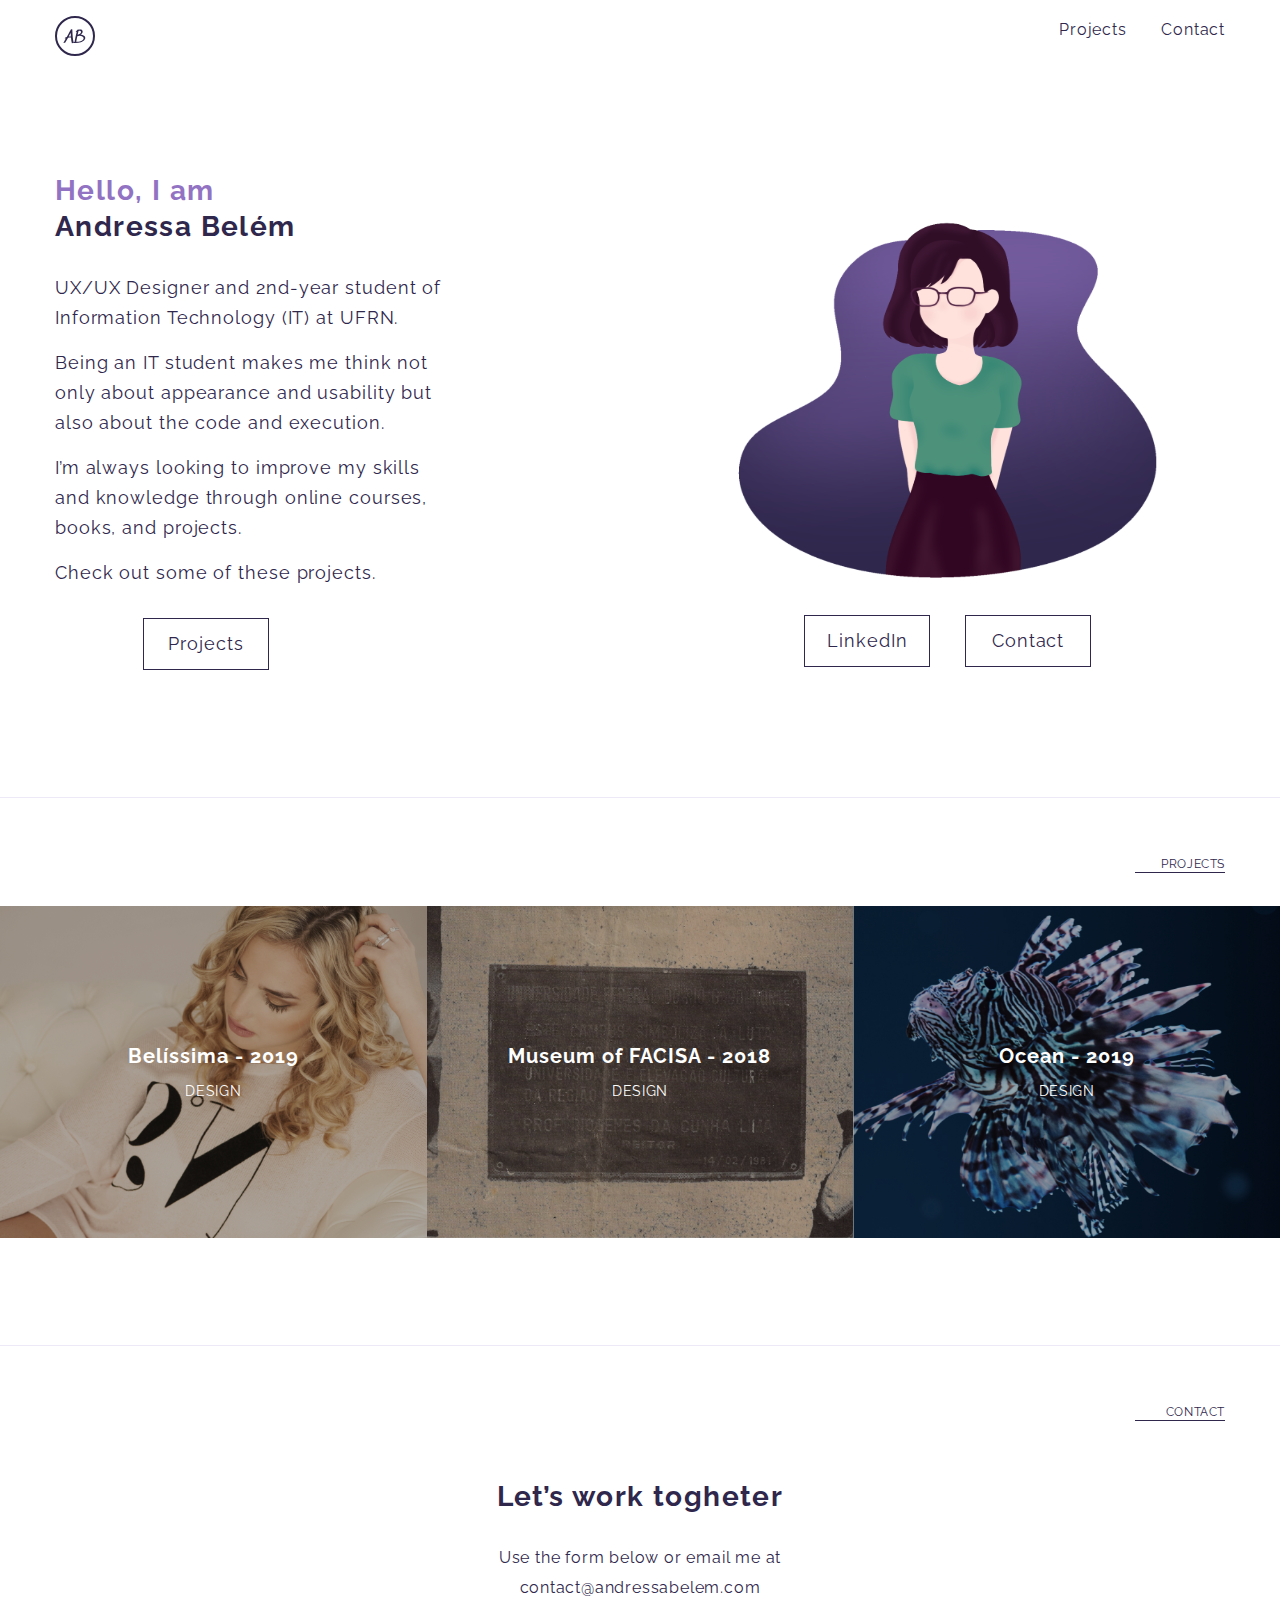
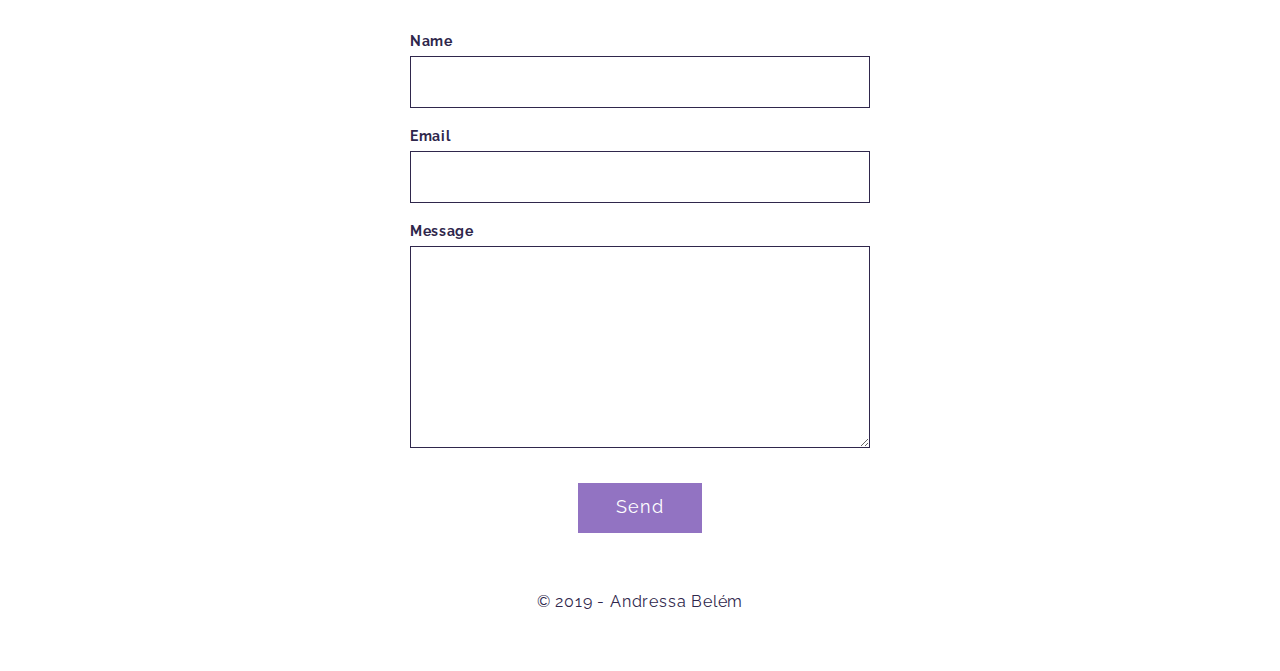
<file: Me/index.html>
<!DOCTYPE html>
<html lang="pt-br">
<head>
	<meta charset="utf-8">
	<title>Andressa Belém - UI/UX Designer</title>
	<link rel="stylesheet" type="text/css" href="css/normalize.css">
	<link rel="stylesheet" type="text/css" href="css/reset.css">
	<link rel="stylesheet" type="text/css" href="css/style.css">
	<link href="https://fonts.googleapis.com/css?family=Raleway:400,500,700&display=swap" rel="stylesheet">
	<meta name="viewport" content="width=device-width, initial-scale=1">
</head>
<body>
	<header>
		<div class="container">
			<a href="index.html"><img src="img/logo.svg" alt="logo"></a>
			<ul class="hide-menu">
				<li> <a href="#projeto">Projects</a></li>
				<li> <a href="#contato">Contact</a></li>
			</ul>
		</div>
	</header>

<!--INTRO -->
	<section class="intro">
		<div class="container">
			<div class="intro-part-1">
				<p>Hello, I am</p>
				<h1>Andressa Belém</h1>
				<p>UX/UX Designer and 2nd-year student of Information Technology (IT) at UFRN.</p>
				<p>Being an IT student makes me think not only about appearance and usability but also about the code and execution.</p>
				<p>I’m always looking to improve my skills and knowledge through online courses, books, and projects.</p>
				<p>Check out some of these projects.</p>
				<a href="#projeto" class="btn">Projects</a>
			</div>

			<div class="intro-part-2">
				<img src="img/home/illustration-desktop.svg"  alt="Illustration of Andressa Belém">
				
				<div class="btn-align">
					<div>
						<a href="https://www.linkedin.com/in/andressabelem/" class="btn">LinkedIn</a>
					</div>

					<div>
						<a href="#contato" class="btn">Contact</a>
					</div>
				</div>
				
			</div>
		</div>
	</section>

<!--PROJECTS -->
	<section id="projeto" class="projects">
		<div class="line"></div>
		<div class="container">
			<div class="line-title"> 
				<p class="section-title">PROJECTS</p> </div>
		</div>
		<div class="fluid-align">
			<div class="fluid-container">
				<div class="extern-wrapper">
					<a href="project-2.html" class="btn-projects" aria-label="Belíssima - 2019 - Design">
						<div class="shadow">
							<div>
								<p>Belíssima - 2019</p>
								<p>Design</p>
							</div>
						</div>
						
					</a>
				</div>

				<div class="extern-wrapper">
					<a href="project-1.html" class="btn-projects" aria-label="Museum of FACISA - 2018 - Design">
						<div class="shadow">
							<div>
								<p>Museum of FACISA - 2018</p>
								<p>Design</p>
							</div>
						</div>
					</a>
				</div>

				<div class="extern-wrapper">
					<a href="project-3.html" class="btn-projects" class="btn-projects" aria-label="Ocean - 2019 - Design">
						<div class="shadow">
							<div>
								<p>Ocean - 2019</p>
								<p>Design</p>
							</div>
						</div>
					</a>
				</div>
			</div>
		</div>
	</section>

<!--FOOTER -->
	<section id="contato" class="footer">
		<div class="line"></div>
		<div class="container">
			<div class="line-title"> 
				<p class="section-title">CONTACT</p>
			</div>
			<div class="footer-wrapper">
				<footer>
					<p>Let’s work togheter</p>
					<p>Use the form below or email me at contact@andressabelem.com</p>
				</footer>

				<form action="enviar.php" method="post" name="form" id="form">
					<p>Name</p>
					<input type="text" style="border:1px solid #2F274C" name="name" required>
					
					<p>Email</p>
					<input type="text" style="border:1px solid #2F274C" name="email" required>
					
					<p>Message</p>
					<textarea type="text" name="mensagem" style="border:1px solid #2F274C" required></textarea>
					
					<div class="targetmsg"></div>

					<!-- Solução do andré ( carinha do Origamid ) para impedir que bots floodem emails ( Não tão efetivas para bots mais refinados ) -->
					<label class="nao-aparece">Se você não é um robô, deixe em branco.</label>
					<input type="text" class="nao-aparece" name="leaveblank">
					<label class="nao-aparece">Se você não é um robô, não mude este campo.</label>
					<input type="text" class="nao-aparece" 	name="dontchange" value="http://" >
					<!----------------------------------------------->

					<input type="submit" value="Send" class="btn btn-submit">
				</form>
				<p class="copy">© 2019 - Andressa Belém</p>
			</div>
		</div>
	</section>
	
	<script src="https://ajax.googleapis.com/ajax/libs/jquery/3.4.1/jquery.min.js"></script>
	<script type="text/javascript" src="js/script.js"></script>
</body>
</html>
</file>
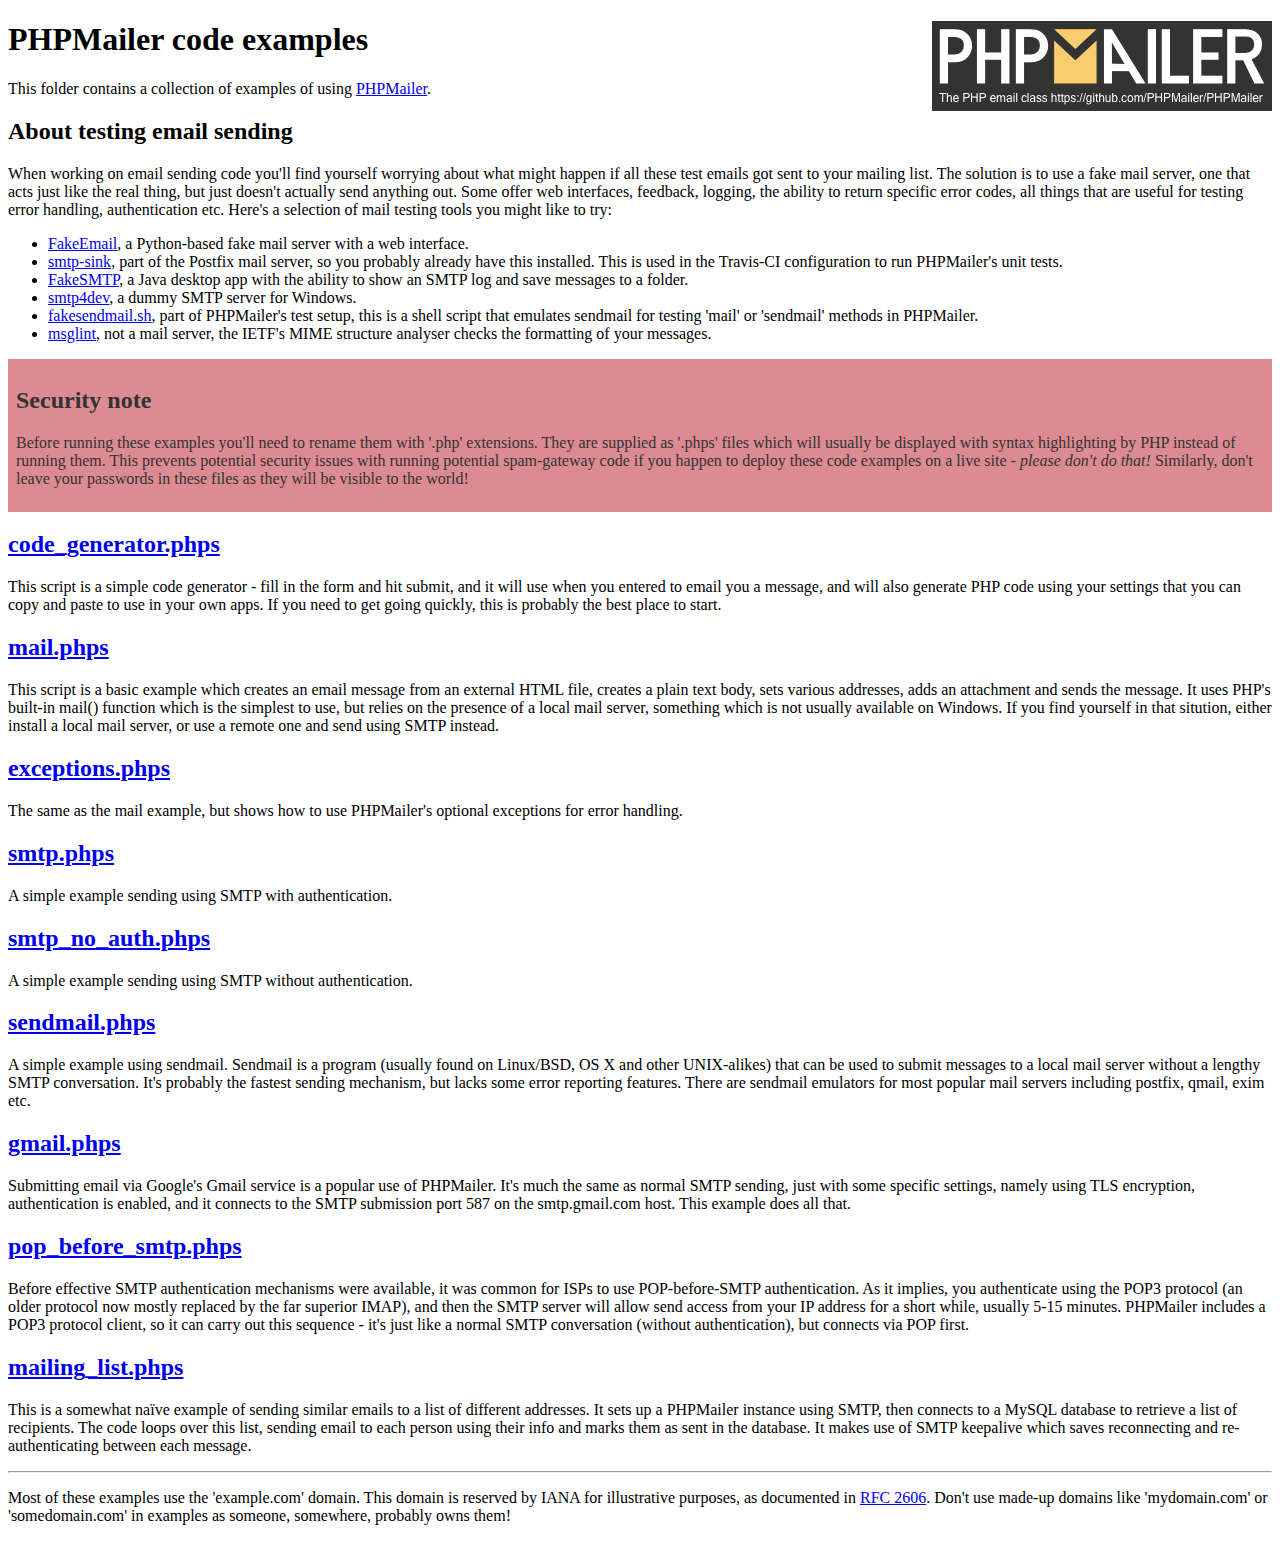
<file: Me/PHPMailer/examples/index.html>
<!DOCTYPE html>
<html>
<head>
	<meta charset="UTF-8">
	<title>PHPMailer Examples</title>
</head>
<body>
<h1>PHPMailer code examples<a href="https://github.com/PHPMailer/PHPMailer"><img src="images/phpmailer.png" style="float:right; border:0;" alt="PHPMailer logo"></a></h1>
<p>This folder contains a collection of examples of using <a href="https://github.com/PHPMailer/PHPMailer">PHPMailer</a>.</p>
<h2>About testing email sending</h2>
<p>When working on email sending code you'll find yourself worrying about what might happen if all these test emails got sent to your mailing list. The solution is to use a fake mail server, one that acts just like the real thing, but just doesn't actually send anything out. Some offer web interfaces, feedback, logging, the ability to return specific error codes, all things that are useful for testing error handling, authentication etc. Here's a selection of mail testing tools you might like to try:</p>
<ul>
  <li><a href="https://github.com/isotoma/FakeEmail">FakeEmail</a>, a Python-based fake mail server with a web interface.</li>
  <li><a href="http://www.postfix.org/smtp-sink.1.html">smtp-sink</a>, part of the Postfix mail server, so you probably already have this installed. This is used in the Travis-CI configuration to run PHPMailer's unit tests.</li>
  <li><a href="https://github.com/Nilhcem/FakeSMTP">FakeSMTP</a>, a Java desktop app with the ability to show an SMTP log and save messages to a folder.</li>
  <li><a href="http://smtp4dev.codeplex.com">smtp4dev</a>, a dummy SMTP server for Windows.</li>
  <li><a href="https://github.com/PHPMailer/PHPMailer/blob/master/test/fakesendmail.sh">fakesendmail.sh</a>, part of PHPMailer's test setup, this is a shell script that emulates sendmail for testing 'mail' or 'sendmail' methods in PHPMailer.</li>
  <li><a href="http://tools.ietf.org/tools/msglint/">msglint</a>, not a mail server, the IETF's MIME structure analyser checks the formatting of your messages.</li>
</ul>
<div style="padding: 8px; color: #333333; background-color: #dc8b92">
<h2>Security note</h2>
<p>Before running these examples you'll need to rename them with '.php' extensions. They are supplied as '.phps' files which will usually be displayed with syntax highlighting by PHP instead of running them. This prevents potential security issues with running potential spam-gateway code if you happen to deploy these code examples on a live site - <em>please don't do that!</em> Similarly, don't leave your passwords in these files as they will be visible to the world!</p>
</div>
<h2><a href="code_generator.phps">code_generator.phps</a></h2>
<p>This script is a simple code generator - fill in the form and hit submit, and it will use when you entered to email you a message, and will also generate PHP code using your settings that you can copy and paste to use in your own apps. If you need to get going quickly, this is probably the best place to start.</p>
<h2><a href="mail.phps">mail.phps</a></h2>
<p>This script is a basic example which creates an email message from an external HTML file, creates a plain text body, sets various addresses, adds an attachment and sends the message. It uses PHP's built-in mail() function which is the simplest to use, but relies on the presence of a local mail server, something which is not usually available on Windows. If you find yourself in that sitution, either install a local mail server, or use a remote one and send using SMTP instead.</p>
<h2><a href="exceptions.phps">exceptions.phps</a></h2>
<p>The same as the mail example, but shows how to use PHPMailer's optional exceptions for error handling.</p>
<h2><a href="smtp.phps">smtp.phps</a></h2>
<p>A simple example sending using SMTP with authentication.</p>
<h2><a href="smtp_no_auth.phps">smtp_no_auth.phps</a></h2>
<p>A simple example sending using SMTP without authentication.</p>
<h2><a href="sendmail.phps">sendmail.phps</a></h2>
<p>A simple example using sendmail. Sendmail is a program (usually found on Linux/BSD, OS X and other UNIX-alikes) that can be used to submit messages to a local mail server without a lengthy SMTP conversation. It's probably the fastest sending mechanism, but lacks some error reporting features. There are sendmail emulators for most popular mail servers including postfix, qmail, exim etc.</p>
<h2><a href="gmail.phps">gmail.phps</a></h2>
<p>Submitting email via Google's Gmail service is a popular use of PHPMailer. It's much the same as normal SMTP sending, just with some specific settings, namely using TLS encryption, authentication is enabled, and it connects to the SMTP submission port 587 on the smtp.gmail.com host. This example does all that.</p>
<h2><a href="pop_before_smtp.phps">pop_before_smtp.phps</a></h2>
<p>Before effective SMTP authentication mechanisms were available, it was common for ISPs to use POP-before-SMTP authentication. As it implies, you authenticate using the POP3 protocol (an older protocol now mostly replaced by the far superior IMAP), and then the SMTP server will allow send access from your IP address for a short while, usually 5-15 minutes. PHPMailer includes a POP3 protocol client, so it can carry out this sequence - it's just like a normal SMTP conversation (without authentication), but connects via POP first.</p>
<h2><a href="mailing_list.phps">mailing_list.phps</a></h2>
<p>This is a somewhat naïve example of sending similar emails to a list of different addresses. It sets up a PHPMailer instance using SMTP, then connects to a MySQL database to retrieve a list of recipients. The code loops over this list, sending email to each person using their info and marks them as sent in the database. It makes use of SMTP keepalive which saves reconnecting and re-authenticating between each message.</p>
<hr>
<p>Most of these examples use the 'example.com' domain. This domain is reserved by IANA for illustrative purposes, as documented in <a href="http://tools.ietf.org/html/rfc2606">RFC 2606</a>. Don't use made-up domains like 'mydomain.com' or 'somedomain.com' in examples as someone, somewhere, probably owns them!</p>
</body>
</html>
</file>
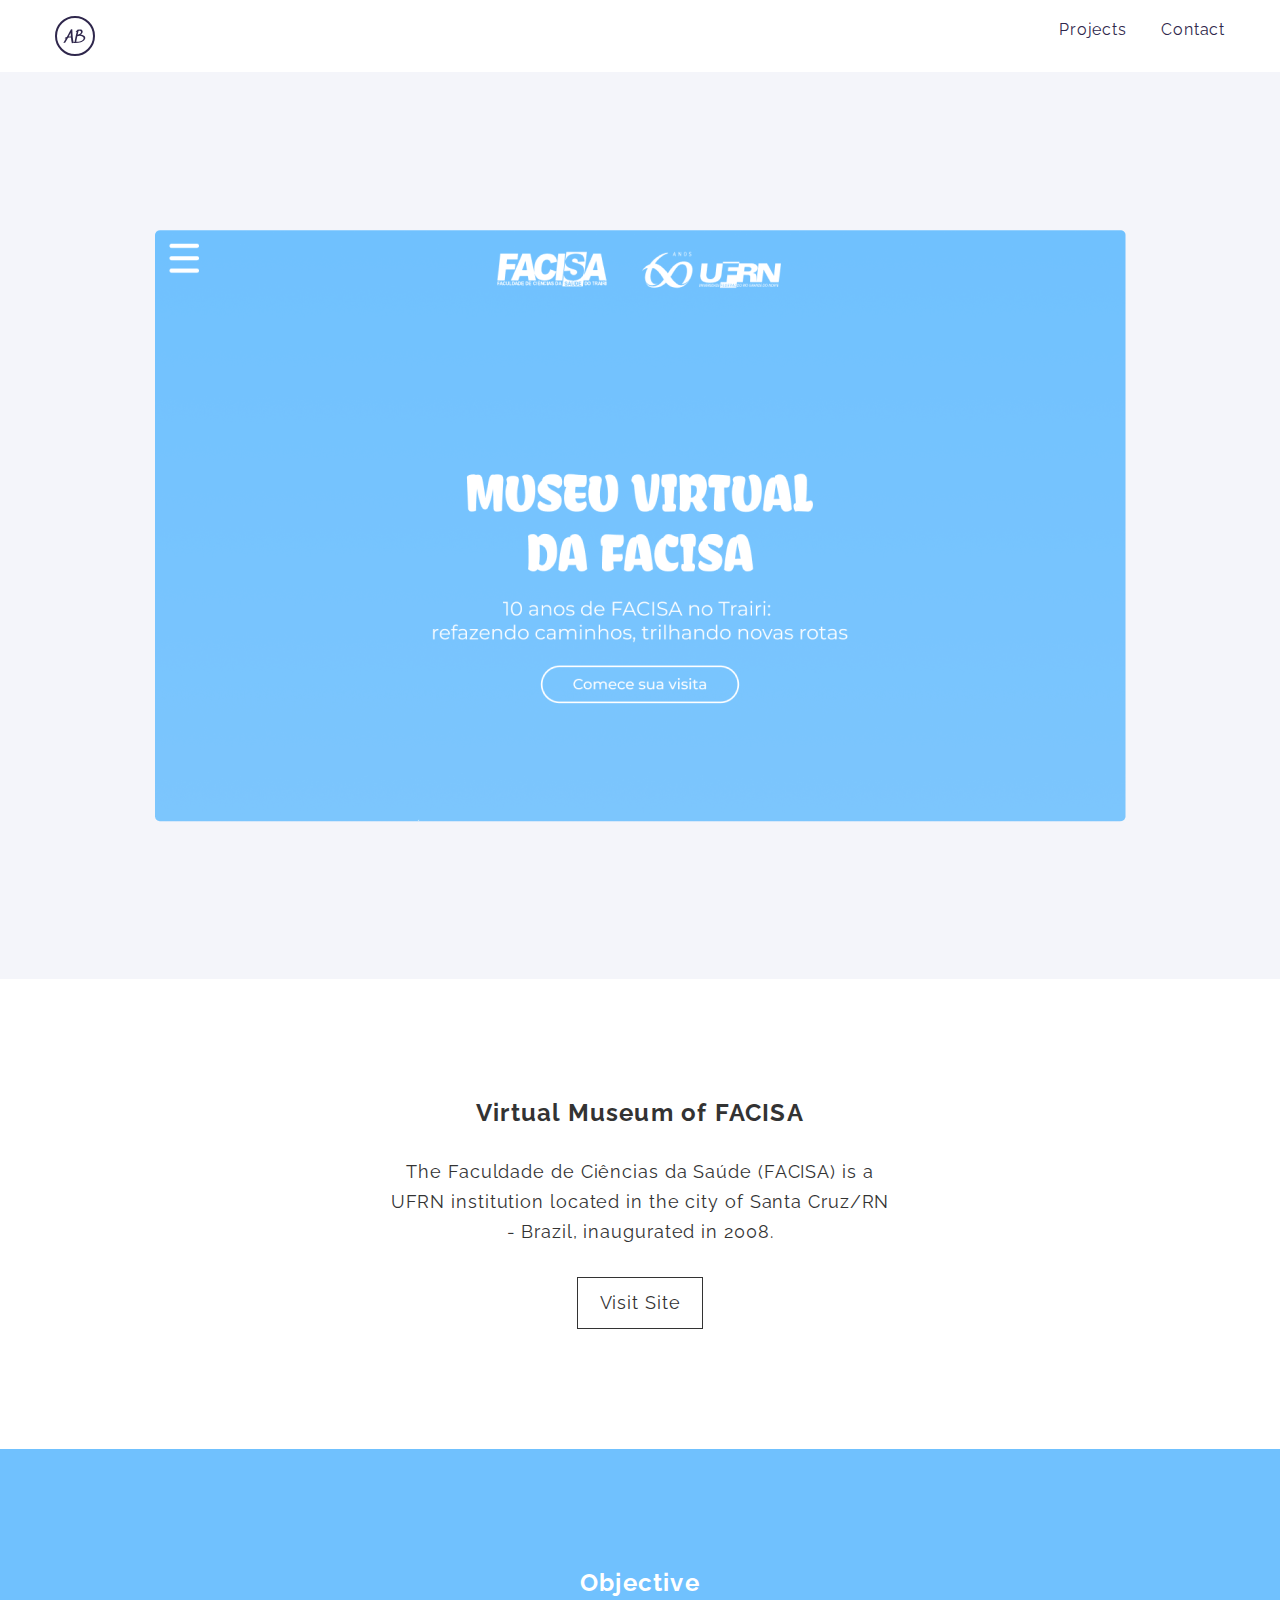
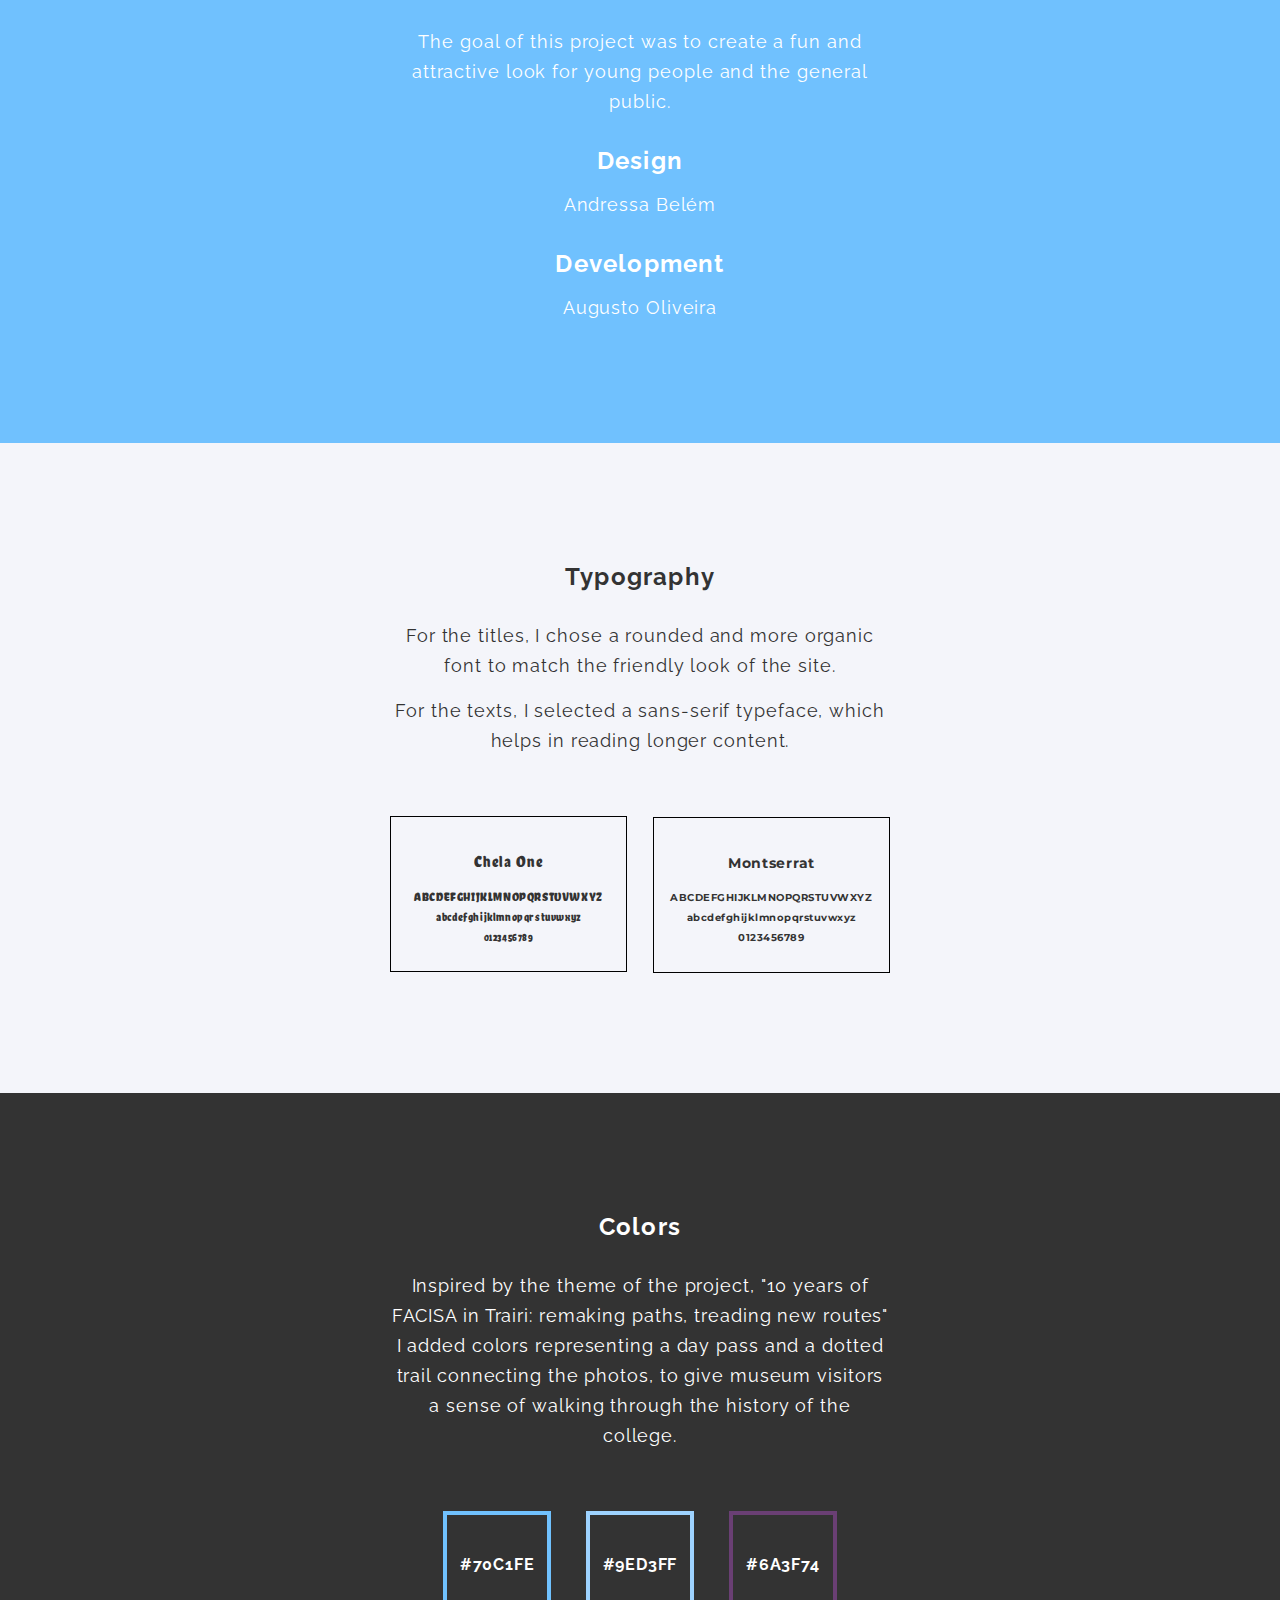
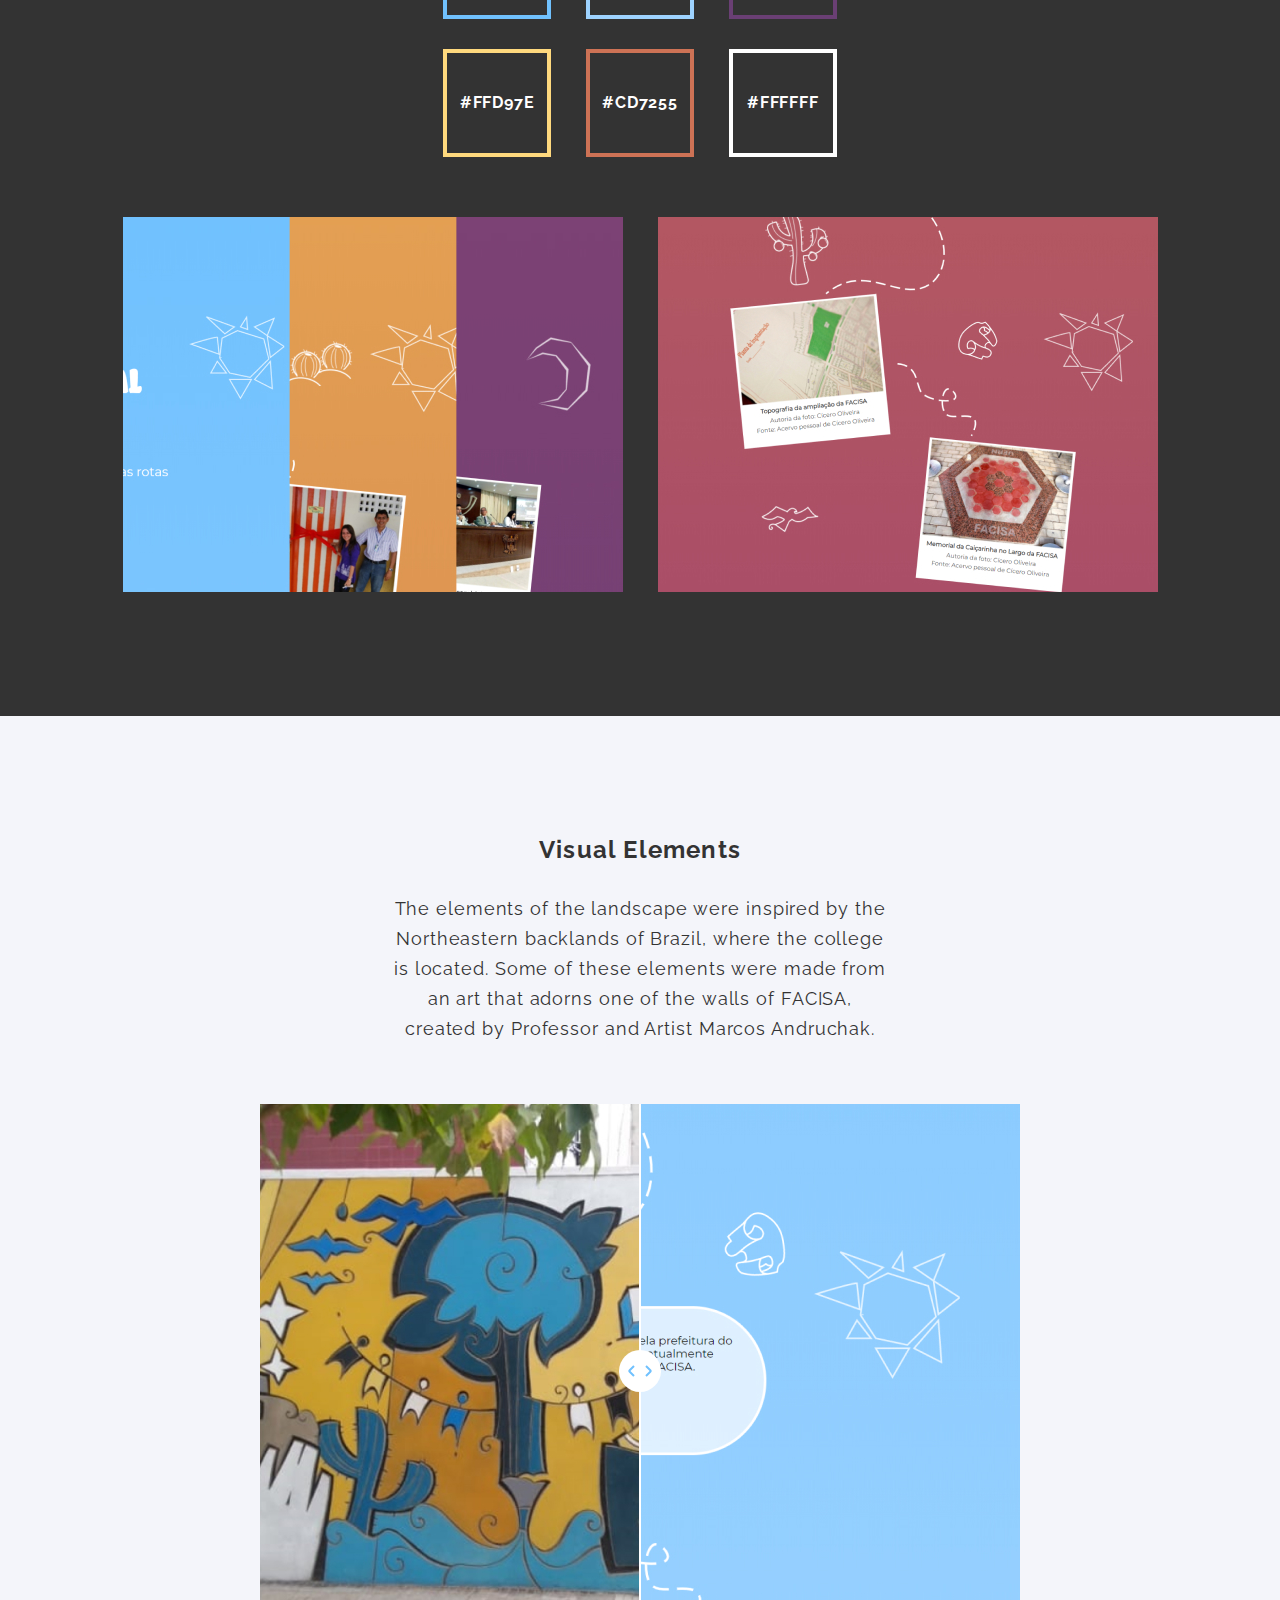
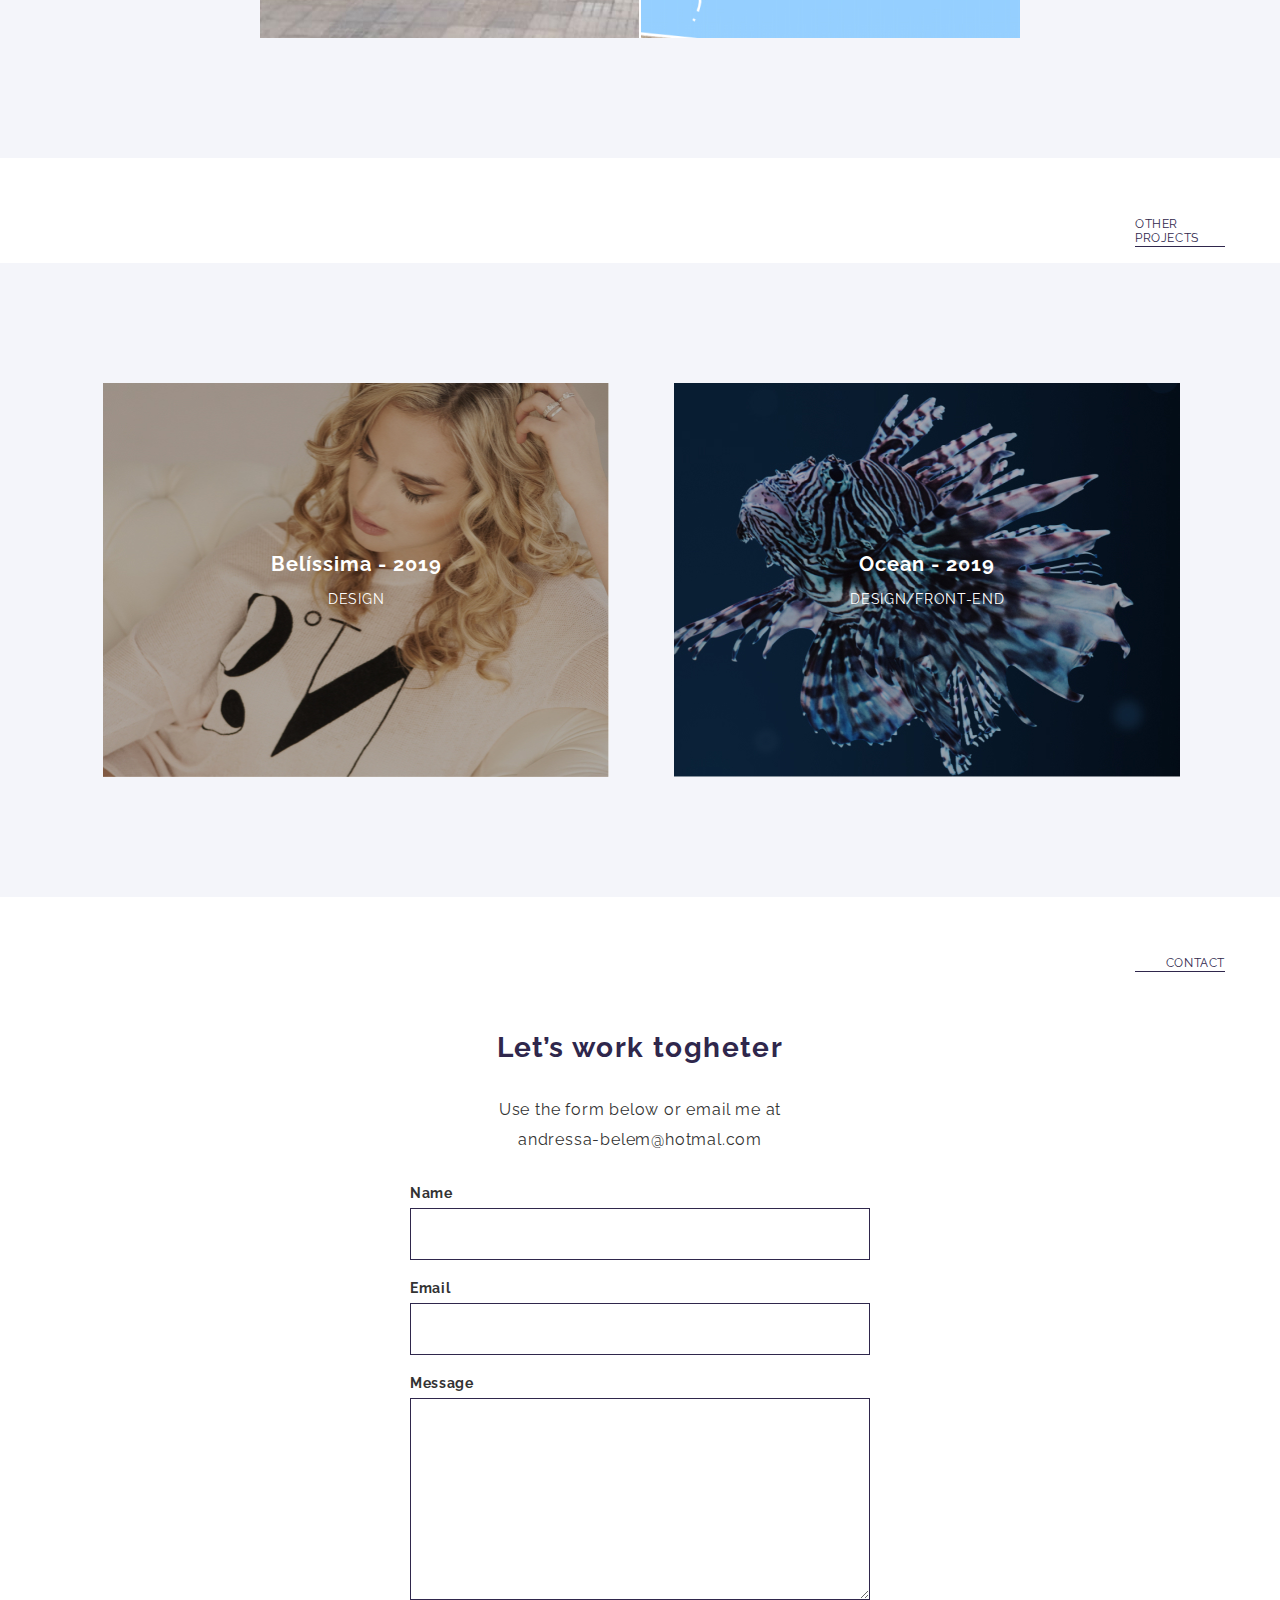
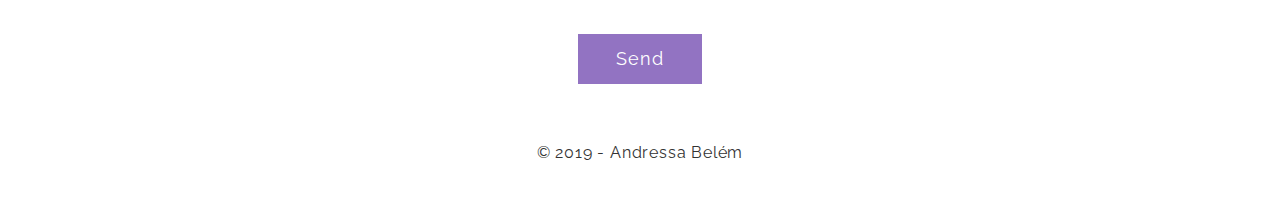
<file: Me/project-1.html>
<!DOCTYPE html>
<html lang="pt-br">
<head>
	<meta charset="utf-8">
	<title>Andressa Belém - UI/UX Designer</title>
	<link rel="stylesheet" type="text/css" href="css/normalize.css">
	<link rel="stylesheet" type="text/css" href="css/reset.css">
	<link rel="stylesheet" type="text/css" href="css/style-project.css">
	<link rel="stylesheet" type="text/css" href="css/style-project-1.css">
	<link href="https://fonts.googleapis.com/css?family=Raleway:400,500,700&display=swap" rel="stylesheet">
	<link href="https://fonts.googleapis.com/css?family=Chela+One&display=swap" rel="stylesheet">
	<link href="https://fonts.googleapis.com/css?family=Montserrat&display=swap" rel="stylesheet">
	<meta name="viewport" content="width=device-width, initial-scale=1">
</head> 	
<body>
	<header>
		<div class="container">
			<a href="index.html"><img src="img/logo.svg" alt="logo"></a>
			<ul class="hide-menu">
				<li> <a href="">Projects</a></li>
				<li> <a href="">Contact</a></li>
			</ul>
		</div>
	</header>

<!--INTRO-->
	<section class="intro">
		<div class="container">
			<img src="img/facisa/facisa-intro.png" class="intro-img-mobile" alt="Museum of FACISA homepage image">
		</div>
	</section>

<!--PROJECT-->
	<section class="project">
		<div class="container-2">
			<h2>Virtual Museum of FACISA</h2>
			<p>The Faculdade de Ciências da Saúde (FACISA) is a UFRN institution located in the city of Santa Cruz/RN - Brazil, inaugurated in 2008.</p>

			<div class="center">
				<a href="http://museu.facisa.ufrn.br/" target=”_blank” class="btn-project">Visit Site</a>
			</div>
		</div>

		<div class="objective">
			<div class="container-2">
				<h2>Objective</h2>
				<p>The goal of this project was to create a fun and attractive look for young people and the general public.</p>
				<div class="roles">
					<h2>Design</h2>
					<p>Andressa Belém</p>
					<h2>Development</h2>
					<a href="https://www.linkedin.com/in/augusto-oliveira-909b12187/"  target=”_blank”><p>Augusto Oliveira</p></a>
				</div>
			</div>
		</div>
		
		<div class="typo">
			<div class="container-2">
				<h2>Typography</h2>
				<div class="paragraph-space">
					<p>For the titles, I chose a rounded and more organic font to match the friendly look of the site.</p>
					<p>For the texts, I selected a sans-serif typeface, which helps in reading longer content.</p>
				</div>

				<div class="font-box font-box-1">
					<p>Chela One</p>
					<p>ABCDEFGHIJKLMNOPQRSTUVWXYZ</p>
					<p>abcdefghijklmnopqrstuvwxyz</p>
					<p>0123456789</p>
				</div>

				<div class="font-box font-box-2">
					<p>Montserrat</p>
					<p>ABCDEFGHIJKLMNOPQRSTUVWXYZ</p>
					<p>abcdefghijklmnopqrstuvwxyz</p>
					<p>0123456789</p>
				</div>
			</div>
		</div>
		

		<div class="colors">
			<div class="container-2">
				<h2>Colors</h2>
				<p>Inspired by the theme of the project, "10 years of FACISA in Trairi: remaking paths, treading new routes" I added colors representing a day pass and a dotted trail connecting the photos, to give museum visitors a sense of  walking through the history of the college.</p>
				<ul class="colors-box">
					<li><p>#70C1FE</p></li>
					<li><p>#9ED3FF</p></li>
					<li><p>#6A3F74</p></li>
					<li><p>#FFD97E</p></li>
					<li><p>#CD7255</p></li>
					<li><p>#FFFFFF</p></li>
				</ul>
			</div>

			<div class="container img-colors-mobile">
				<img src="img/facisa/colors-img-1.jpg" alt="image of the website representing a day pass">
				<img src="img/facisa/colors-img-2.jpg" alt="image showing the dotted trail">
			</div> 
		</div>

		<div class="elements">
			<div class="container-2">
				<h2>Visual Elements</h2>
				<p>The elements of the landscape were inspired by the Northeastern backlands of Brazil, where the college is located. Some of these elements were made from an art that adorns one of the walls of FACISA, created by Professor and Artist Marcos Andruchak.</p>
			</div>
			
			<div class="wrapper-app">
				<div class="sep"></div>
				<div class="sep-circle"><img src="img/facisa/arrows.svg" class="arrows" alt="slider arrows"></div>
				<div class="img-1"></div>
				<div class="img-2"></div>
			
			</div>
		</div>
	</section>

<!--OTHER PROJECTS-->
	<div class="container">
		<div class="line-title"> 
			<p class="section-title title-margin">OTHER PROJECTS</p>
		</div>
	</div>

	<section class="other-projects">
		<div class="container">
			<div class="projects-wrapper project-margin">
				<a href="project-2.html" class="btn-other-projects" aria-label="Belíssima - 2019 - Design">
					<div class="pj other-projects-1">
						<div>
							<p>Belíssima - 2019</p>
							<p>Design</p>
						</div>
					</div>
				</a>
			</div>	
				
			<div class="projects-wrapper">
				<a href="project-3.html" class="btn-other-projects" aria-label="Ocean - 2019 - Design">
					<div class="pj other-projects-2">
						<div>
							<p>Ocean - 2019</p>
							<p>Design/Front-End</p>
						</div>
					</div>
				</a>
			</div>
		</div>
	</section>

	
<!--FOOTER -->
	<section id="contato" class="footer">
		<div class="line"></div>
		<div class="container">
			<div class="line-title"> 
				<p class="section-title">CONTACT</p>
			</div>
			<div class="footer-wrapper">
				<footer>
					<p>Let’s work togheter</p>
					<p>Use the form below or email me at andressa-belem@hotmal.com</p>
				</footer>

				<form action="enviar.php" method="post" name="form" id="form">
					<p>Name</p>
					<input type="text" style="border:1px solid #2F274C" name="name" required>
					
					<p>Email</p>
					<input type="text" style="border:1px solid #2F274C" name="email"  required>
					
					<p>Message</p>
					<textarea type="text" name="mensagem" style="border:1px solid #2F274C"  required></textarea>

					<div class="targetmsg"></div>

					<!-- Solução do andré ( carinha do Origamid ) para impedir que bots floodem emails ( Não tão efetivas para bots mais refinados ) -->
					<label class="nao-aparece">Se você não é um robô, deixe em branco.</label>
					<input type="text" class="nao-aparece" name="leaveblank">
					<label class="nao-aparece">Se você não é um robô, não mude este campo.</label>
					<input type="text" class="nao-aparece" 	name="dontchange" value="http://" >
					<!----------------------------------------------->

					<input type="submit" value="Send" class="btn-project btn-submit">
				</form>
				<p class="copy">© 2019 - Andressa Belém</p>
			</div>
		</div>
	</section>
	
	<script type="text/javascript" src="js/app.js"></script>
	<script src="https://ajax.googleapis.com/ajax/libs/jquery/3.4.1/jquery.min.js"></script>
	<script type="text/javascript" src="js/script.js"></script>
</body>	
</html>
</file>
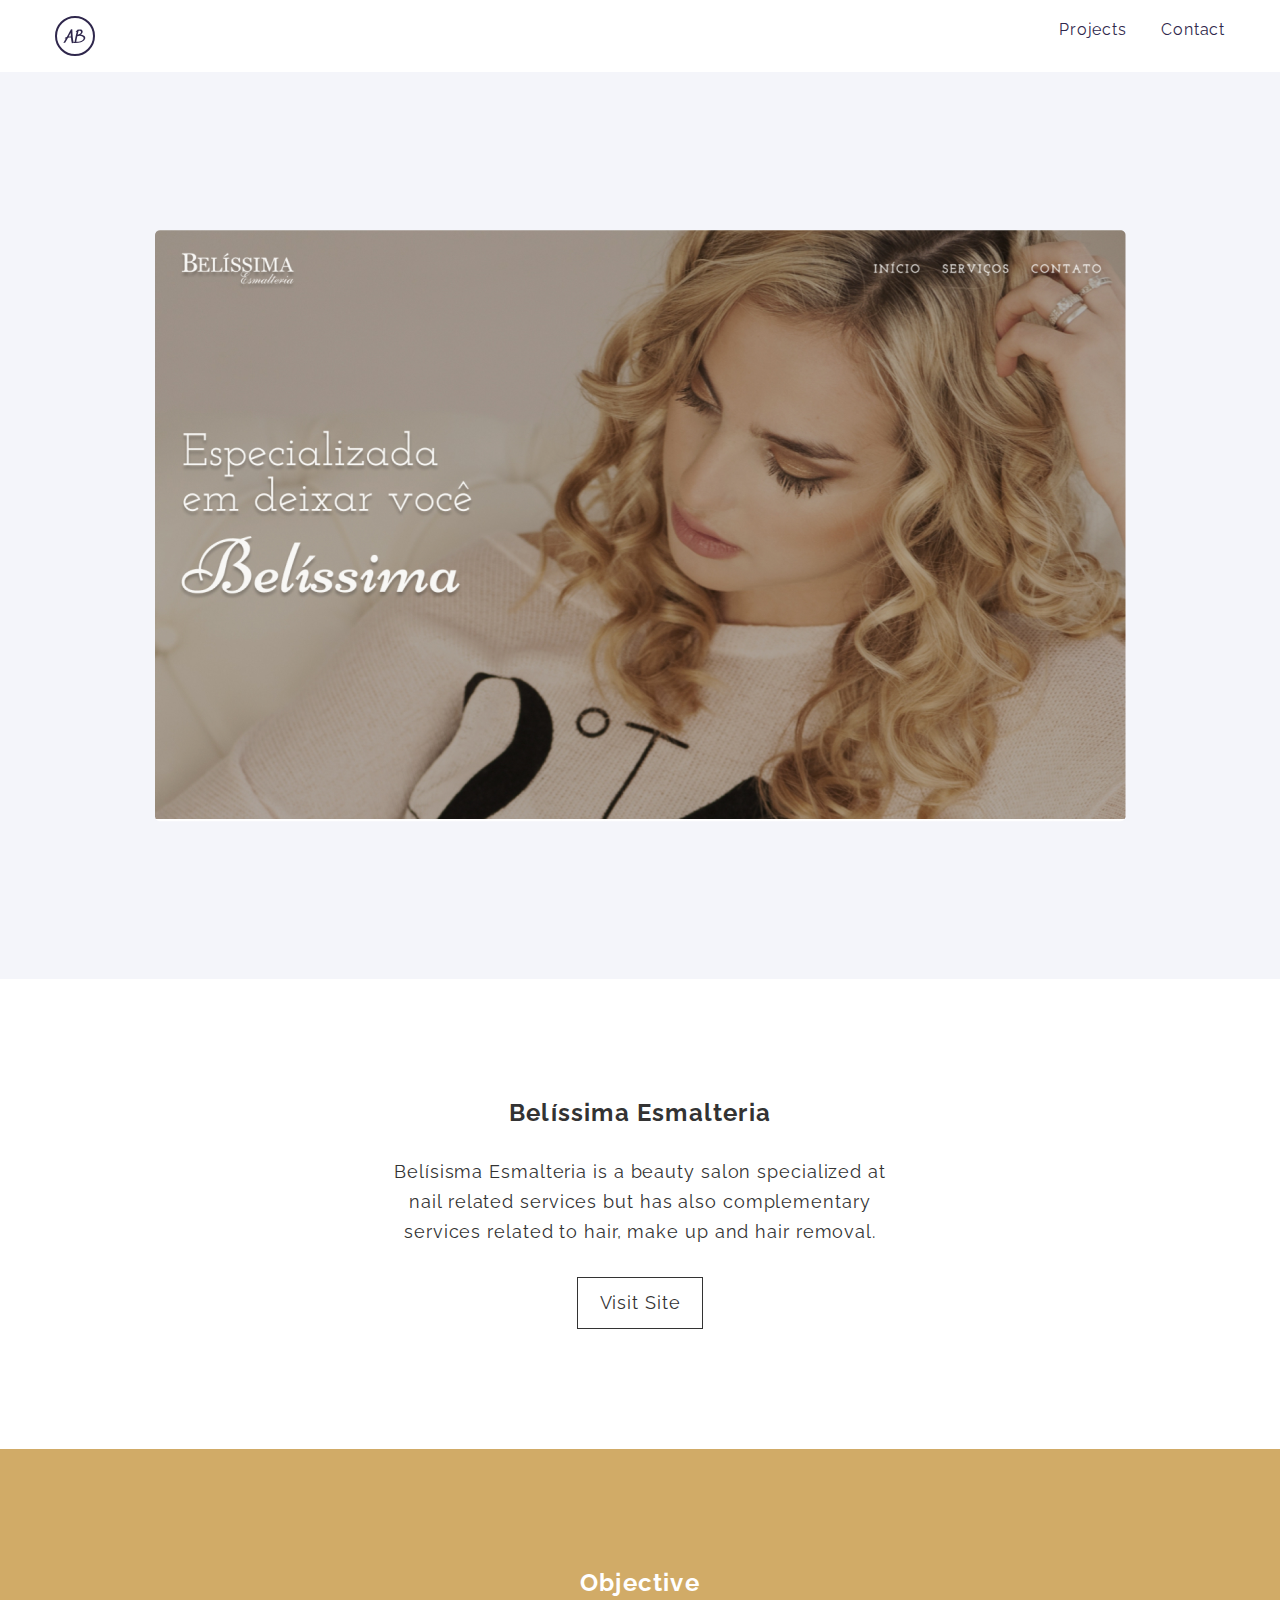
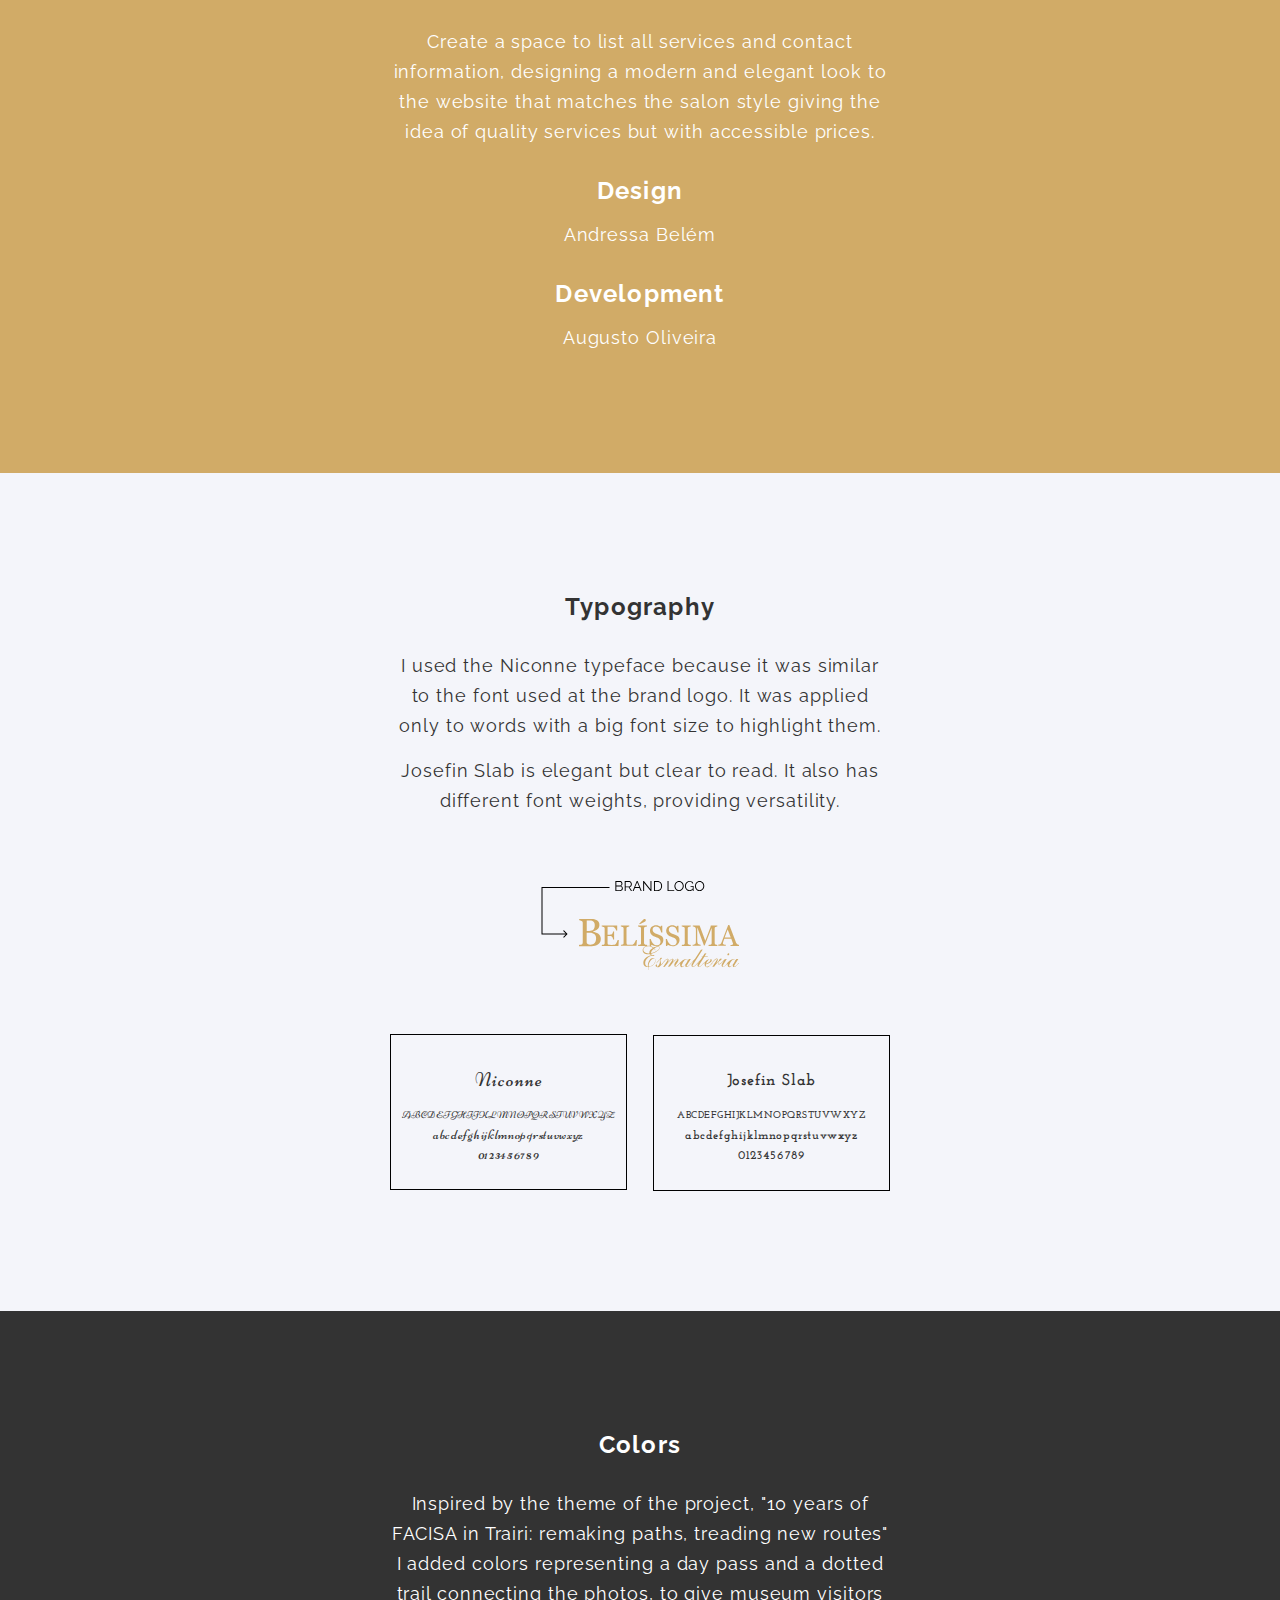
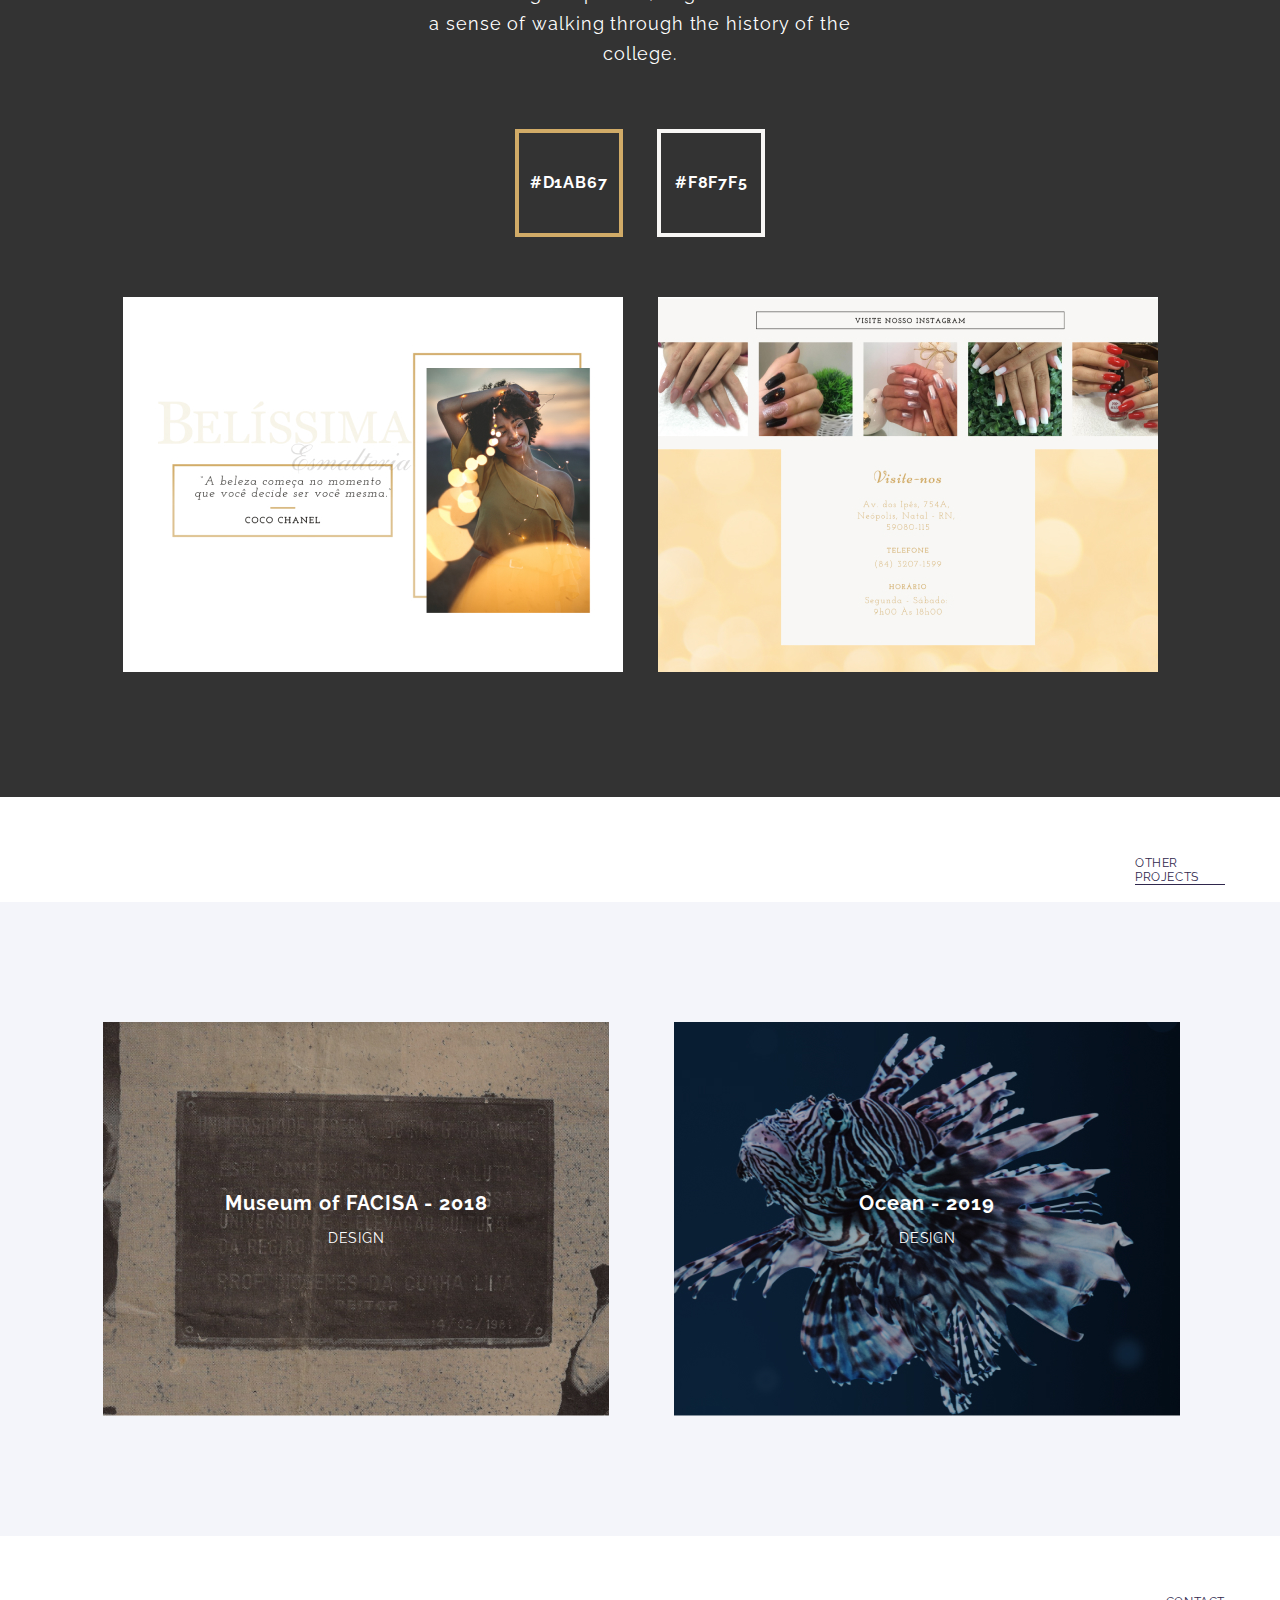
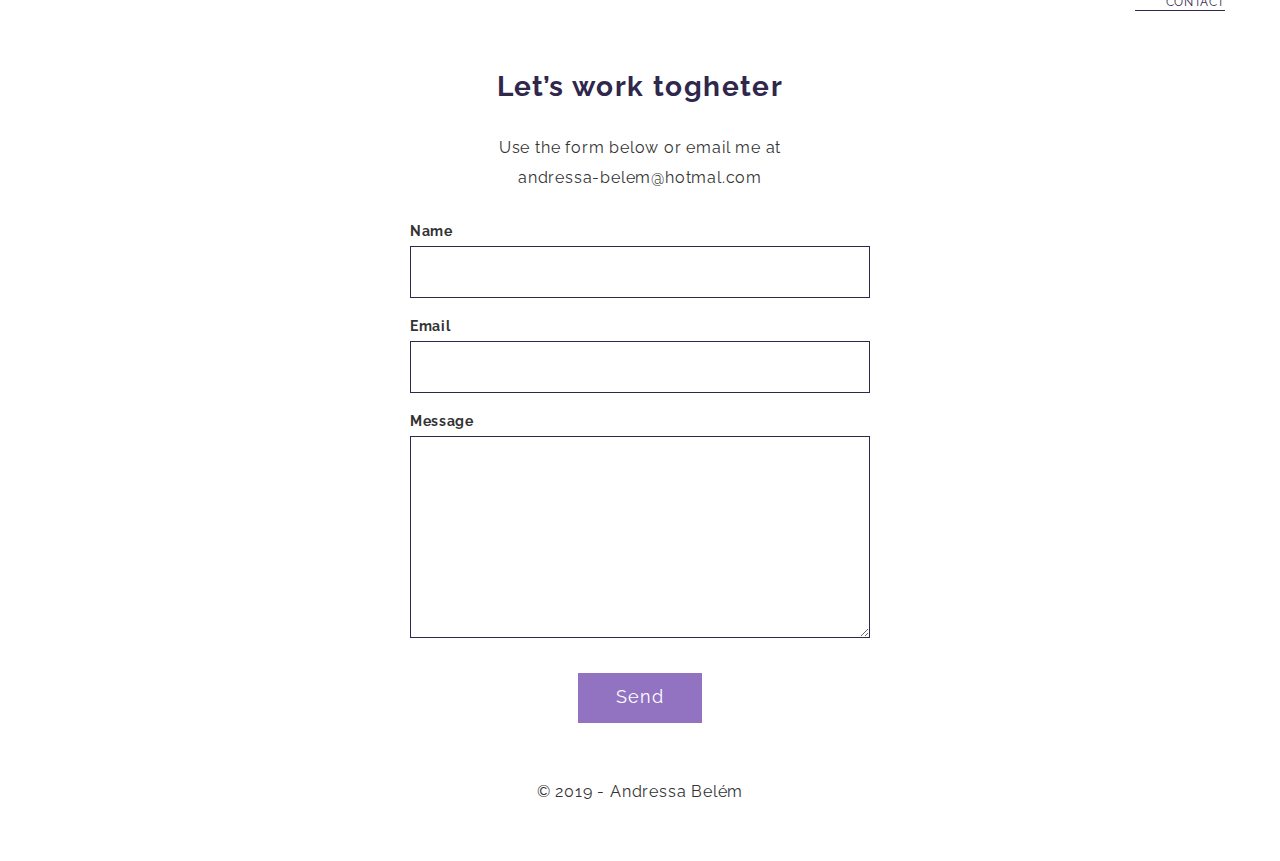
<file: Me/project-2.html>
<!DOCTYPE html>
<html lang="pt-br">
<head>
	<meta charset="utf-8">
	<title>Andressa Belém - UI/UX Designer</title>
	<link rel="stylesheet" type="text/css" href="css/normalize.css">
	<link rel="stylesheet" type="text/css" href="css/reset.css">
	<link rel="stylesheet" type="text/css" href="css/style-project.css">
	<link rel="stylesheet" type="text/css" href="css/style-project-2.css">
	<link href="https://fonts.googleapis.com/css?family=Raleway:400,500,700&display=swap" rel="stylesheet">
	<link href="https://fonts.googleapis.com/css?family=Niconne&display=swap" rel="stylesheet">
	<link href="https://fonts.googleapis.com/css?family=Josefin+Slab&display=swap" rel="stylesheet">
	<meta name="viewport" content="width=device-width, initial-scale=1">
</head>
<body>
	<header>
		<div class="container">
			<a href="index.html"><img src="img/logo.svg" alt="logo"></a>
			<ul class="hide-menu">
				<li> <a href="">Projects</a></li>
				<li> <a href="">Contact</a></li>
			</ul>
		</div>
	</header>

<!--INTRO-->
	<section class="intro">
		<div class="container">
			<img src="img/belissima/belissima-intro.png" class="intro-img-mobile" alt="Belíssima homepage image">
		</div>
	</section>

<!--PROJECT-->
	<section class="project">
		<div class="container-2">
			<h2>Belíssima Esmalteria</h2>
			<p>Belísisma Esmalteria is a beauty salon specialized at nail related services but has also complementary services related to hair, make up and hair removal.</p>
			<div class="center">
				<a href="https://belissimaesmalteria.com.br/" target=”_blank” class="btn-project">Visit Site</a>
			</div>
		</div>

		<div class="objective">
			<div class="container-2">
				<h2>Objective</h2>
				<p>Create a space to list all services and contact information, designing a modern and elegant look to the website that matches the salon style giving the idea of quality services but with accessible prices.</p>
				<div class="roles">
					<h2>Design</h2>
					<p>Andressa Belém</p>
					<h2>Development</h2>
					<a href="https://www.linkedin.com/in/augusto-oliveira-909b12187/"  target=”_blank”><p>Augusto Oliveira</p></a>
				</div>
			</div>
		</div>
		
		<div class="typo">
			<div class="container-2">
				<h2>Typography</h2>
				<div class="paragraph-space">
					<p>I used the Niconne typeface because it was similar to the font used at the brand logo. It was applied only to words with a big font size to highlight them.</p>
					<p>Josefin Slab is elegant but clear to read. It also has different font weights, providing versatility.</p>
				</div>

				<img src="img/belissima/img-typo-1.svg" class="img-typo" alt="Belissima logo">

				<div>
					<div class="font-box font-box-1">
						<p>Niconne</p>
						<p>ABCDEFGHIJKLMNOPQRSTUVWXYZ</p>
						<p>abcdefghijklmnopqrstuvwxyz</p>
						<p>0123456789</p>
					</div>

					<div class="font-box font-box-2">
						<p>Josefin Slab</p>
						<p>ABCDEFGHIJKLMNOPQRSTUVWXYZ</p>
						<p>abcdefghijklmnopqrstuvwxyz</p>
						<p>0123456789</p>
					</div>
				</div>
				
			</div>
		</div>
		

		<div class="colors">
			<div class="container-2">
				<h2>Colors</h2>
				<p>Inspired by the theme of the project, "10 years of FACISA in Trairi: remaking paths, treading new routes" I added colors representing a day pass and a dotted trail connecting the photos, to give museum visitors a sense of  walking through the history of the college.</p>
				<ul class="colors-box">
					<li><p>#D1AB67</p></li>
					<li><p>#F8F7F5</p></li>
				</ul>
			</div>

			<div class="container img-colors-mobile">
				<img src="img/belissima/colors-img-1.jpg" alt="black women playing with yellow fairy light">
				<img src="img/belissima/colors-img-2.jpg" alt="website section that shows Instagram photos and contact information">
			</div>
		</div>
	</section>

<!--OTHER PROJECTS-->
	<div class="container">
		<div class="line-title"> 
			<p class="section-title title-margin">OTHER PROJECTS</p>
		</div>
	</div>

	<section class="other-projects">
		<div class="container">
			<div class="projects-wrapper project-margin">
				<a href="project-1.html" class="btn-other-projects" aria-label="Museum of FACISA - 2018 - Design">
					<div class="pj other-projects-1">
						<div>
							<p>Museum of FACISA - 2018</p>
							<p>Design</p>
						</div>
					</div>
				</a>
			</div>	
				
			<div class="projects-wrapper">
				<a href="project-3.html" class="btn-other-projects"  aria-label="Ocean - 2019 - Design">
					<div class="pj other-projects-2">
						<div>
							<p>Ocean - 2019</p>
							<p>Design</p>
						</div>
					</div>
				</a>
			</div>
		</div>
	</section>

<!--FOOTER -->
	<section id="contato" class="footer">
		<div class="line"></div>
		<div class="container">
			<div class="line-title"> 
				<p class="section-title">CONTACT</p>
			</div>
			<div class="footer-wrapper">
				<footer>
					<p>Let’s work togheter</p>
					<p>Use the form below or email me at andressa-belem@hotmal.com</p>
					
				</footer>

				<form action="enviar.php" method="post" name="form" id="form">
					<p>Name</p>
					<input type="text" style="border:1px solid #2F274C" name="name" required>
					
					<p>Email</p>
					<input type="text" style="border:1px solid #2F274C" name="email"  required>
					
					<p>Message</p>
					<textarea type="text" name="mensagem" style="border:1px solid #2F274C"  required></textarea>

					<div class="targetmsg"></div>

					<!-- Solução do andré ( carinha do Origamid ) para impedir que bots floodem emails ( Não tão efetivas para bots mais refinados ) -->
					<label class="nao-aparece">Se você não é um robô, deixe em branco.</label>
					<input type="text" class="nao-aparece" name="leaveblank">
					<label class="nao-aparece">Se você não é um robô, não mude este campo.</label>
					<input type="text" class="nao-aparece" 	name="dontchange" value="http://" >
					<!----------------------------------------------->


					<input type="submit" value="Send" class="btn-project btn-submit">
				</form>
				<p class="copy">© 2019 - Andressa Belém</p>
			</div>
		</div>
	</section>
	
	<script src="https://ajax.googleapis.com/ajax/libs/jquery/3.4.1/jquery.min.js"></script>
	<script type="text/javascript" src="js/script.js"></script>
</body>	
</html>
</file>
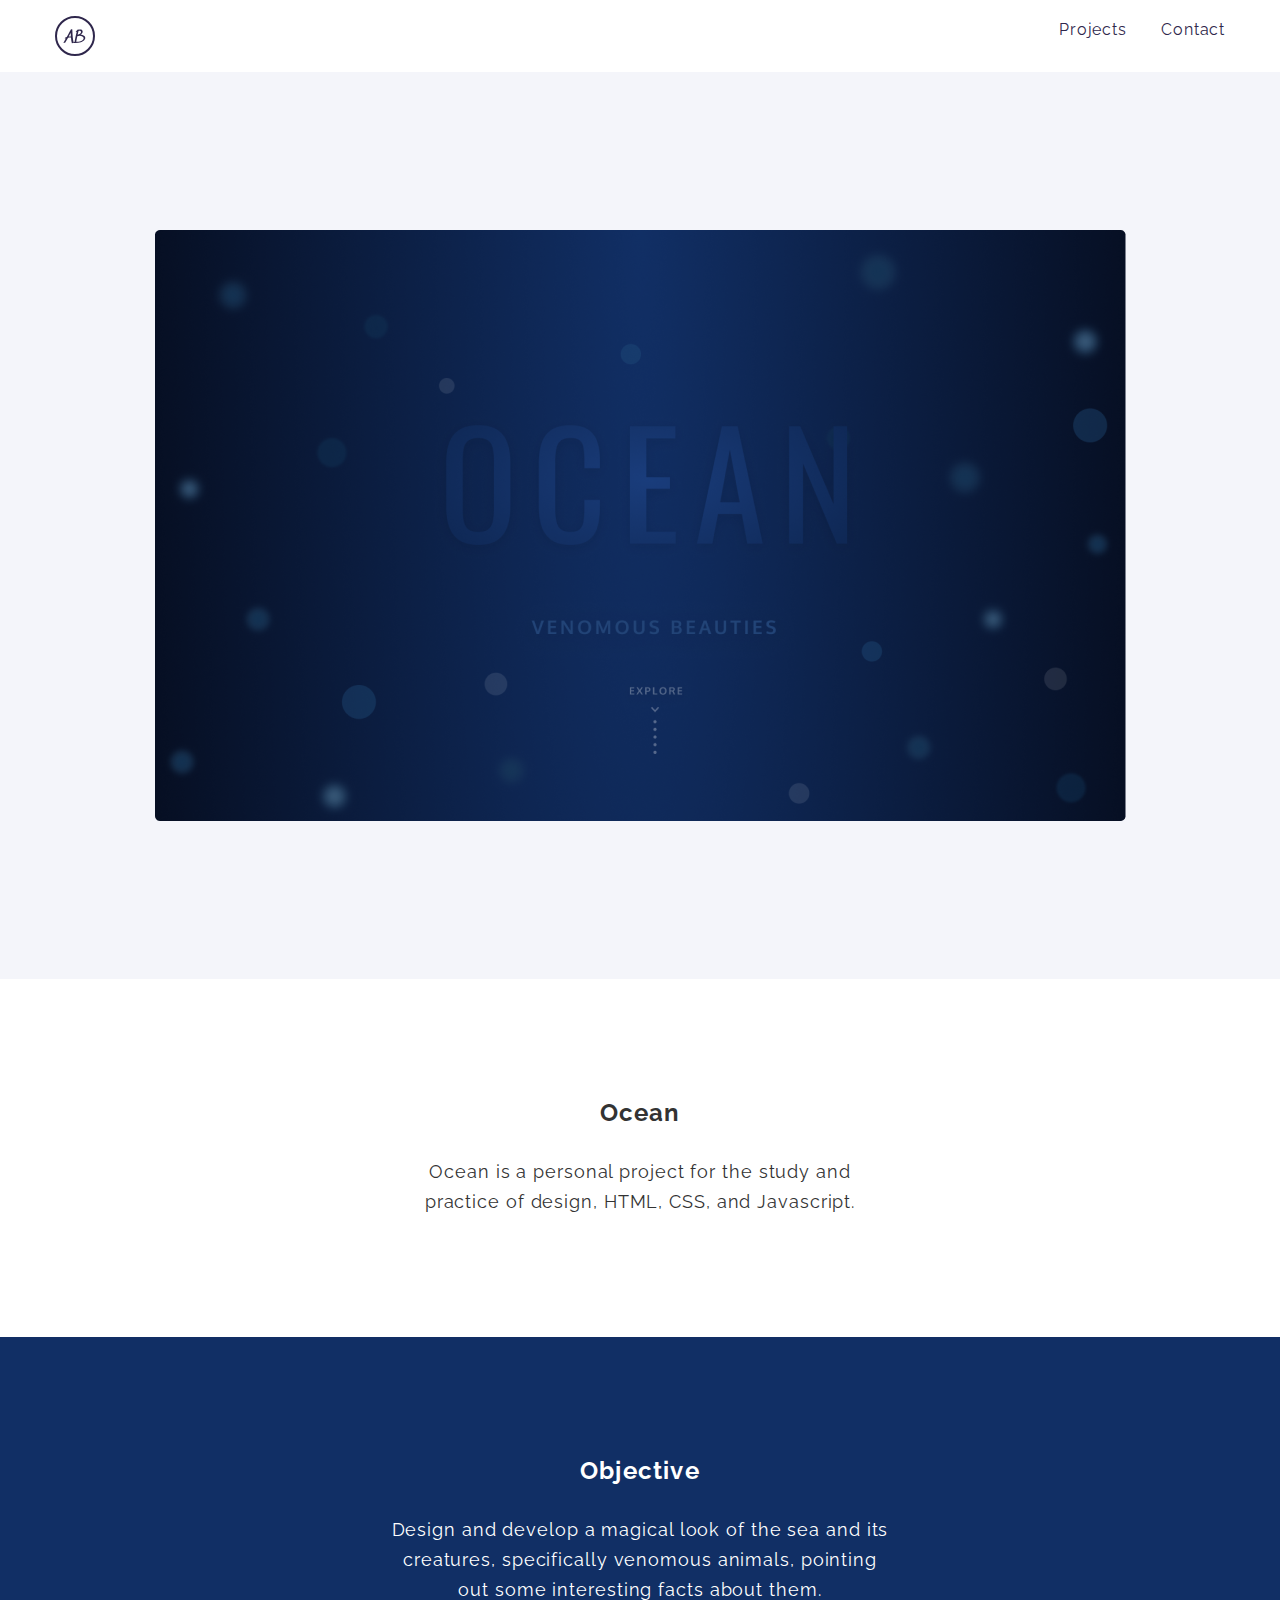
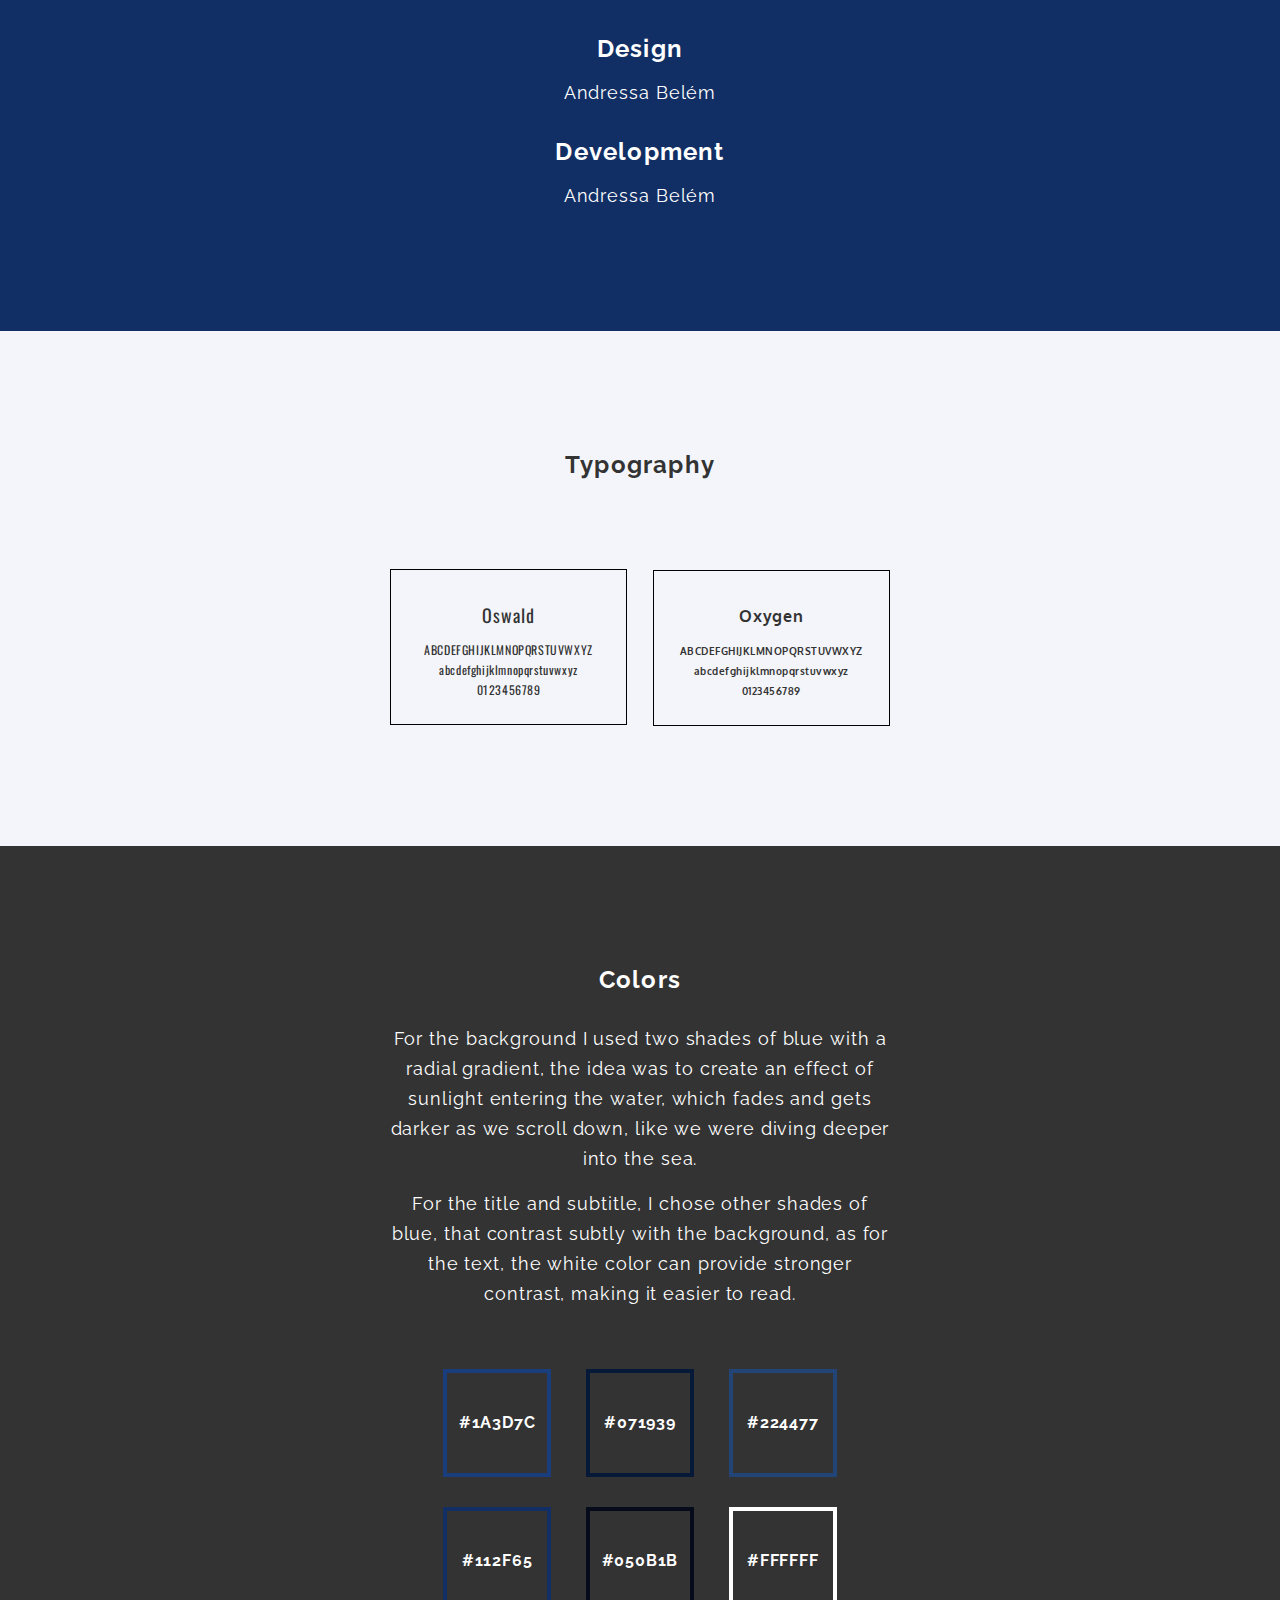
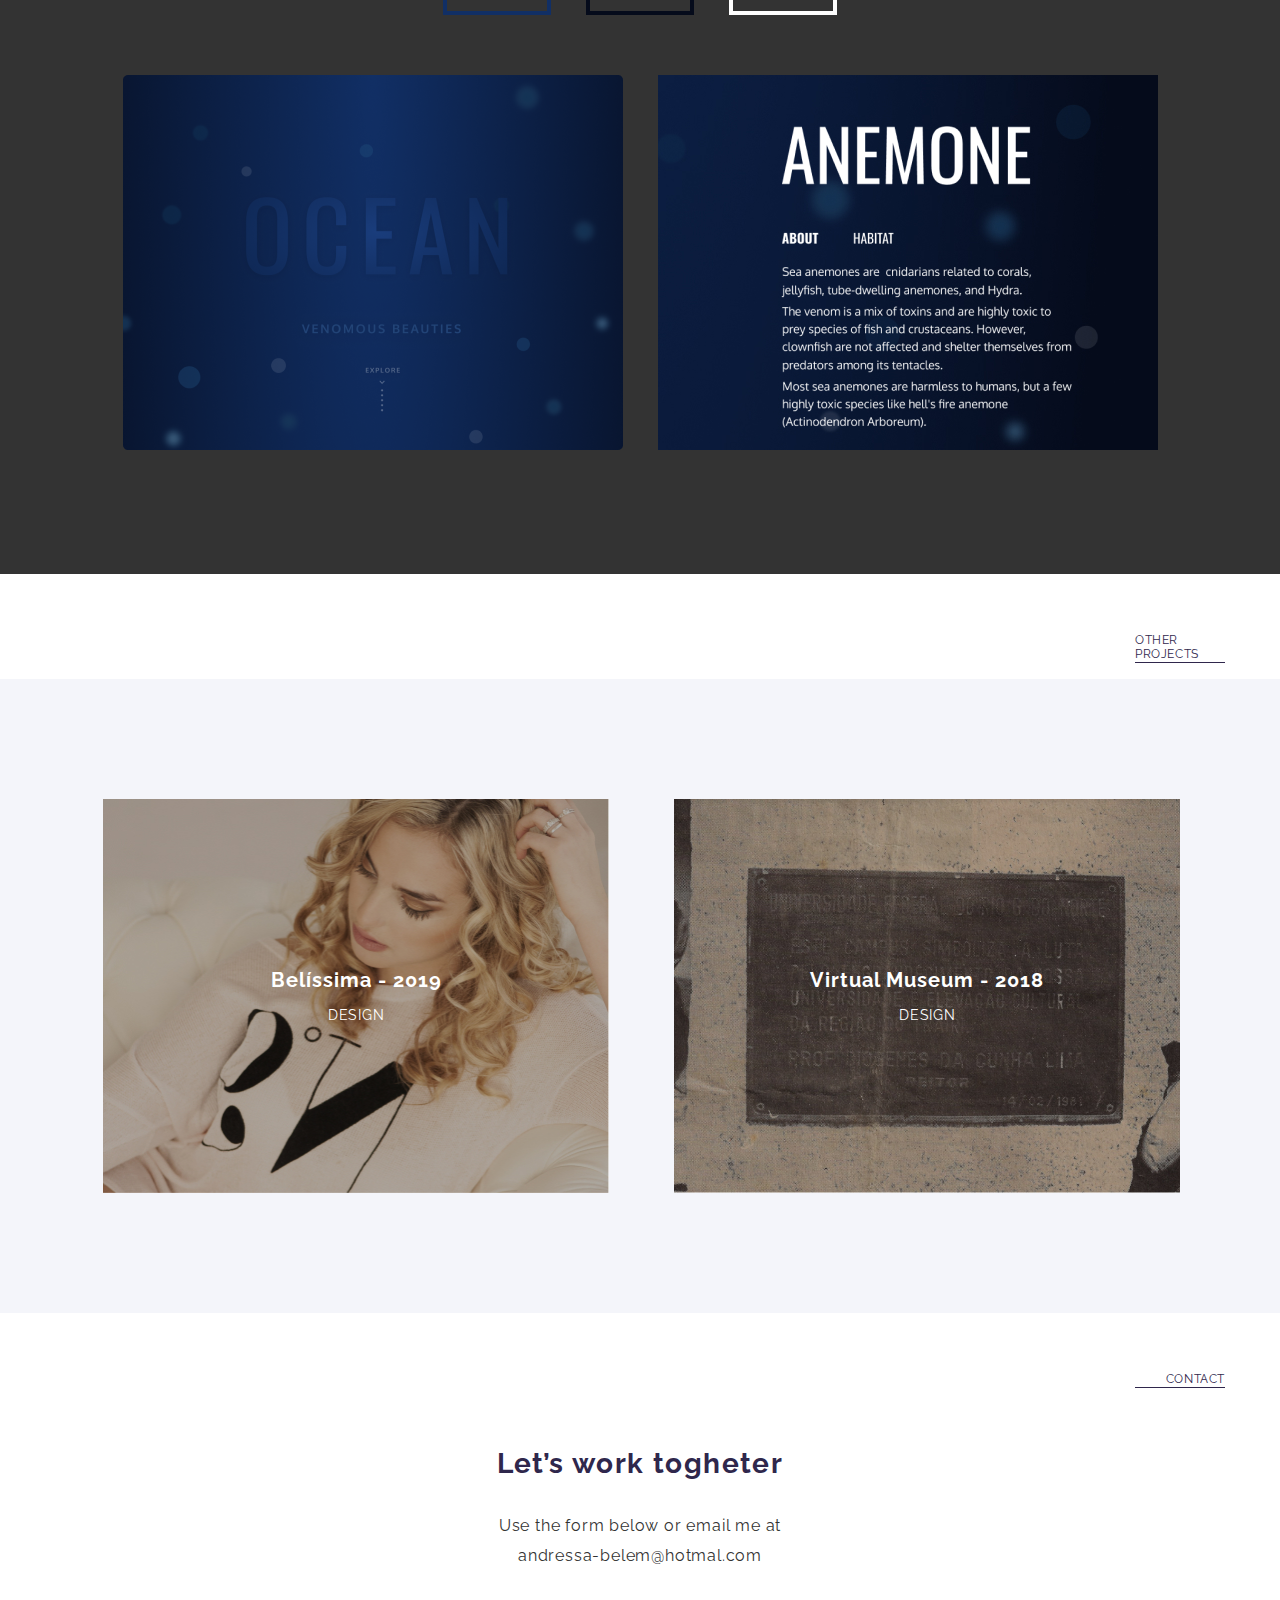
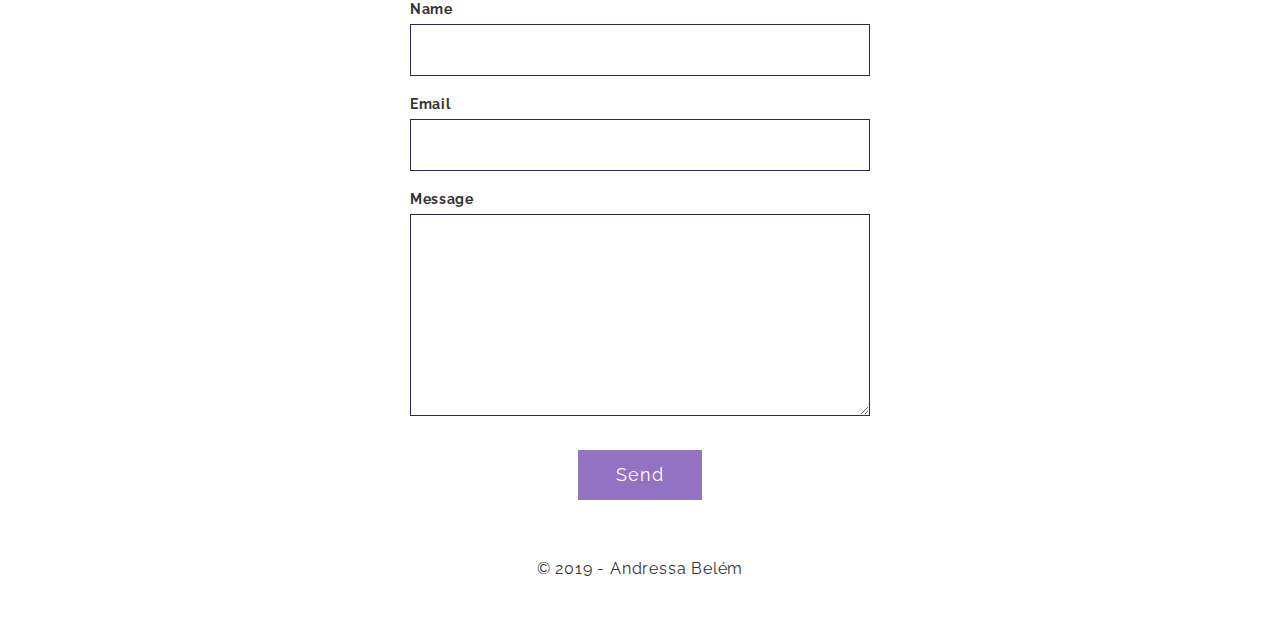
<file: Me/project-3.html>
<!DOCTYPE html>
<html lang="pt-br">
<head>
	<meta charset="utf-8">
	<title>Andressa Belém - UI/UX Designer</title>
	<link rel="stylesheet" type="text/css" href="css/normalize.css">
	<link rel="stylesheet" type="text/css" href="css/reset.css">
	<link rel="stylesheet" type="text/css" href="css/style-project.css">
	<link rel="stylesheet" type="text/css" href="css/style-project-3.css">
	<link href="https://fonts.googleapis.com/css?family=Raleway:400,500,700&display=swap" rel="stylesheet">
	<link href="https://fonts.googleapis.com/css?family=Oswald&display=swap" rel="stylesheet">
	<link href="https://fonts.googleapis.com/css?family=Oxygen&display=swap" rel="stylesheet">
	<meta name="viewport" content="width=device-width, initial-scale=1">
</head>
<body>
	<header>
		<div class="container">
			<a href="index.html"><img src="img/logo.svg" alt="logo"></a>
			<ul class="hide-menu">
				<li> <a href="">Projects</a></li>
				<li> <a href="">Contact</a></li>
			</ul>
		</div>
	</header>

<!--INTRO-->
	<section class="intro">
		<div class="container">
			<img src="img/ocean/ocean-intro.png" class="intro-img-mobile" alt="Ocean homepage image">
		</div>
	</section>

<!--PROJECT-->
	<section class="project">
		<div class="container-2">
			<h2>Ocean</h2>
			<p>Ocean is a personal project for the study and practice of design, HTML, CSS, and Javascript.</p>
			<!--<div class="center">
				<a href="https://belissimaesmalteria.com.br/" target=”_blank” class="btn-project">Visit Site</a>
			</div> -->
		</div>

		<div class="objective">
			<div class="container-2">
				<h2>Objective</h2>
				<p>Design and develop a magical look of the sea and its creatures, specifically venomous animals, pointing out some interesting facts about them.</p>
				<div class="roles">
					<h2>Design</h2>
					<p>Andressa Belém</p>
					<h2>Development</h2>
					<p>Andressa Belém</p>
				</div>
			</div>
		</div>
		
		<div class="typo">
			<div class="container-2">
				<h2>Typography</h2>
				<div class="font-box font-box-1">
					<p>Oswald</p>
					<p>ABCDEFGHIJKLMNOPQRSTUVWXYZ</p>
					<p>abcdefghijklmnopqrstuvwxyz</p>
					<p>0123456789</p>
				</div>

				<div class="font-box font-box-2">
					<p>Oxygen</p>
					<p>ABCDEFGHIJKLMNOPQRSTUVWXYZ</p>
					<p>abcdefghijklmnopqrstuvwxyz</p>
					<p>0123456789</p>
				</div>
			</div>
		</div>
		

		<div class="colors">
			<div class="container-2">
				<h2>Colors</h2>
				<div class="paragraph-space">
					<p>For the background I used two shades of blue with a radial gradient, the idea was to create an effect of sunlight entering the water, which fades and gets darker as we scroll down, like we were diving deeper into the sea.</p>
					<p>For the title and subtitle, I chose other shades of blue, that contrast subtly with the background, as for the text, the white color can provide stronger contrast, making it easier to read.</p>
				</div>
				<ul class="colors-box">
					<li><p>#1A3D7C</p></li>
					<li><p>#071939</p></li>
					<li><p>#224477</p></li>
					<li><p>#112F65</p></li>
					<li><p>#050B1B</p></li>
					<li><p>#FFFFFF</p></li>
				</ul>
			</div>

			<div class="container img-colors-mobile">
				<img src="img/ocean/colors-img-1.png" alt="Image showing the color of the homepage's main title">
				<img src="img/ocean/colors-img-2.jpg" alt="Image showing the contrast between the white text and the background">
			</div>
		</div>	
	</section>

<!--OTHER PROJECTS-->
	<div class="container">
		<div class="line-title"> 
			<p class="section-title title-margin">OTHER PROJECTS</p>
		</div>
	</div>
	<section class="other-projects">
		<div class="container">
			<div class="projects-wrapper project-margin">
				<a href="project-2.html" class="btn-other-projects" aria-label="Belíssima - 2019 - Design">
					<div class="pj other-projects-1">
						<div>
							<p>Belíssima - 2019</p>
							<p>Design</p>
						</div>
					</div>
				</a>
			</div>	
				
			<div class="projects-wrapper">
				<a href="project-1.html" class="btn-other-projects" aria-label="Museum of FACISA - 2018 - Design">
					<div class="pj other-projects-2">
						<div>
							<p>Virtual Museum - 2018</p>
							<p>Design</p>
						</div>
					</div>
				</a>
			</div>
		</div>
	</section>

<!--FOOTER -->
	<section id="contato" class="footer">
		<div class="line"></div>
		<div class="container">
			<div class="line-title"> 
				<p class="section-title">CONTACT</p>
			</div>
			<div class="footer-wrapper">
				<footer>
					<p>Let’s work togheter</p>
					<p>Use the form below or email me at andressa-belem@hotmal.com</p>
					
				</footer>

				<form action="enviar.php" method="post" name="form" id="form">
					<p>Name</p>
					<input type="text" style="border:1px solid #2F274C" name="name" required>
					
					<p>Email</p>
					<input type="text" style="border:1px solid #2F274C" name="email"  required>
					
					<p>Message</p>
					<textarea type="text" name="mensagem" style="border:1px solid #2F274C"  required></textarea>

					<div class="targetmsg"></div>
					
					<!-- Solução do andré ( carinha do Origamid ) para impedir que bots floodem emails ( Não tão efetivas para bots mais refinados ) -->
					<label class="nao-aparece">Se você não é um robô, deixe em branco.</label>
					<input type="text" class="nao-aparece" name="leaveblank">
					<label class="nao-aparece">Se você não é um robô, não mude este campo.</label>
					<input type="text" class="nao-aparece" 	name="dontchange" value="http://" >
					<!----------------------------------------------->


					<input type="submit" value="Send" class="btn-project btn-submit">
				</form>
				<p class="copy">© 2019 - Andressa Belém</p>
			</div>
		</div>
	</section>

	<script src="https://ajax.googleapis.com/ajax/libs/jquery/3.4.1/jquery.min.js"></script>
	<script type="text/javascript" src="js/script.js"></script>
</body>	
</html>
</file>
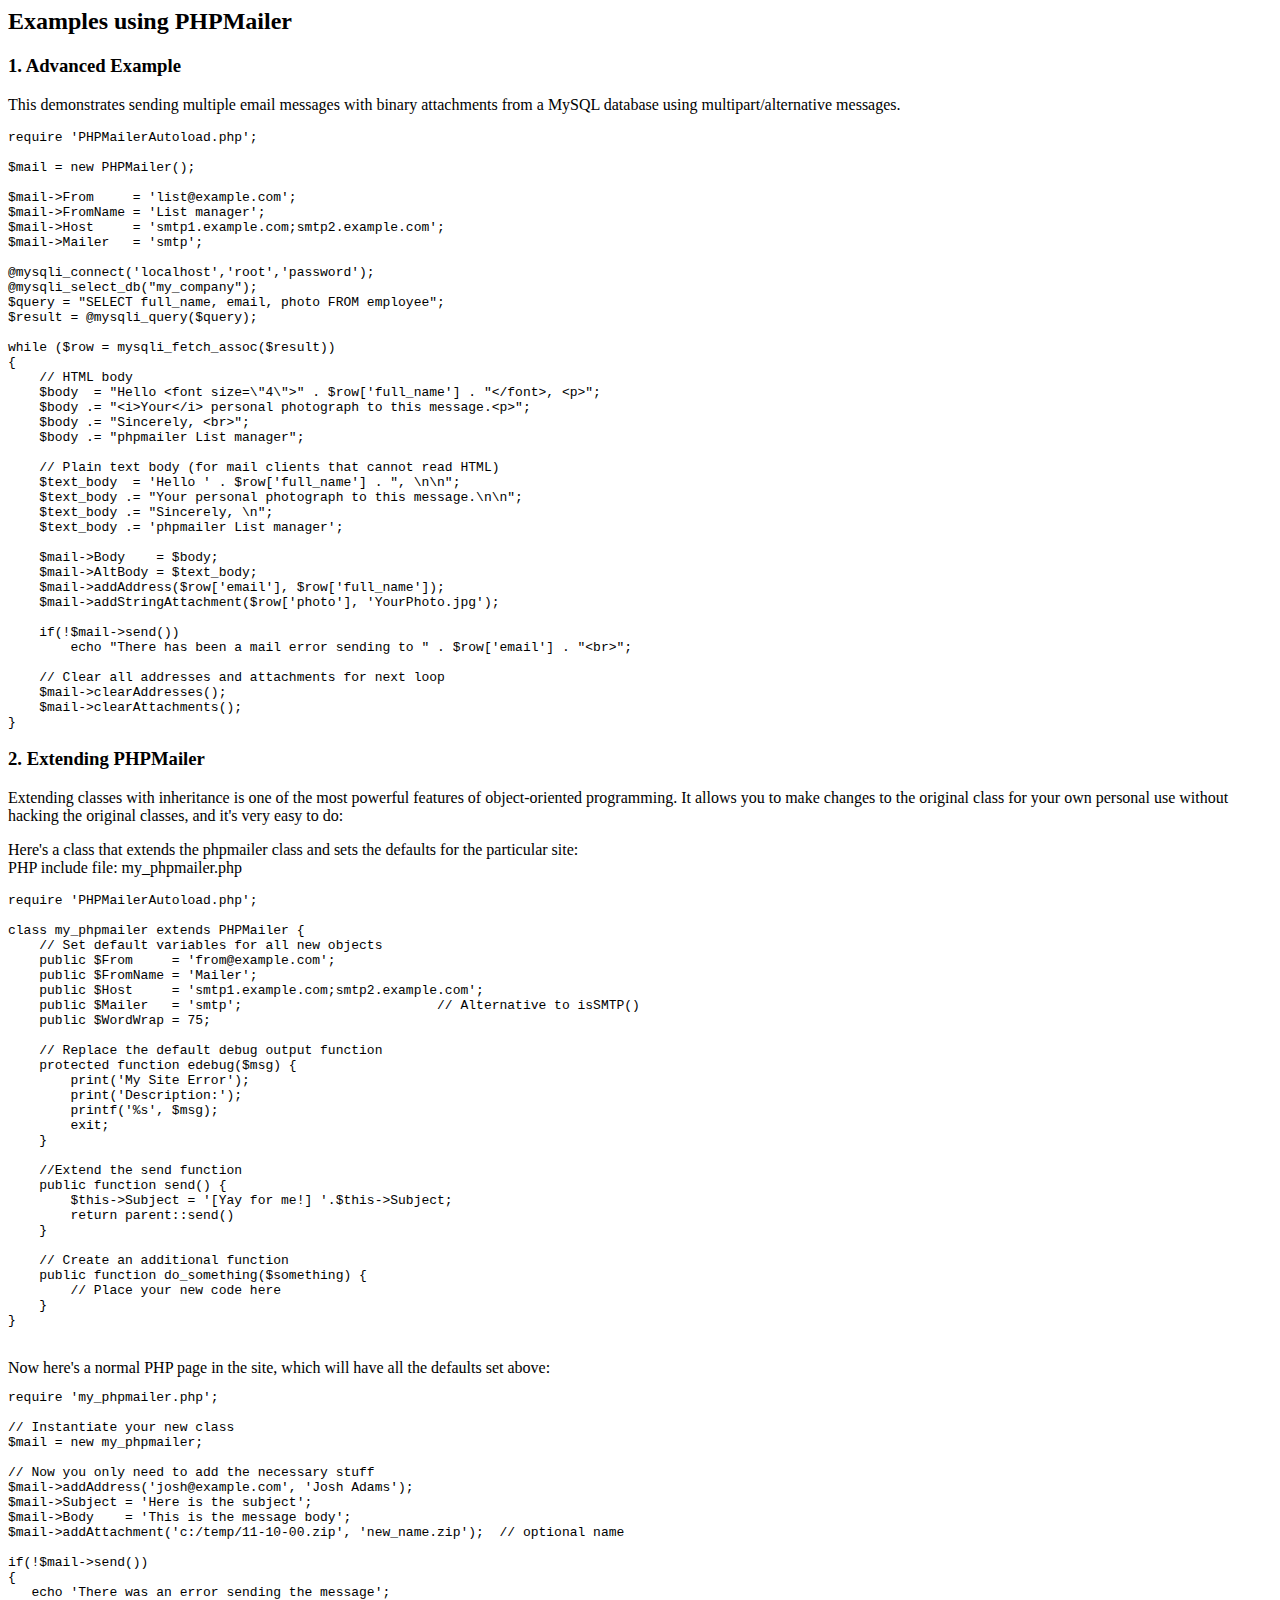
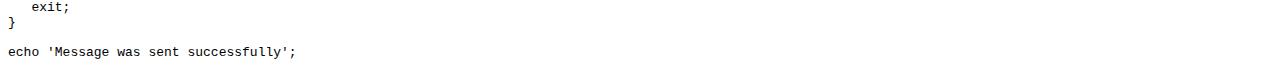
<file: Me/PHPMailer/docs/extending.html>
<html>
<head>
<title>Examples using phpmailer</title>
</head>

<body>

<h2>Examples using PHPMailer</h2>

<h3>1. Advanced Example</h3>
<p>

This demonstrates sending multiple email messages with binary attachments
from a MySQL database using multipart/alternative messages.<p>

<pre>
require 'PHPMailerAutoload.php';

$mail = new PHPMailer();

$mail->From     = 'list@example.com';
$mail->FromName = 'List manager';
$mail->Host     = 'smtp1.example.com;smtp2.example.com';
$mail->Mailer   = 'smtp';

@mysqli_connect('localhost','root','password');
@mysqli_select_db("my_company");
$query = "SELECT full_name, email, photo FROM employee";
$result = @mysqli_query($query);

while ($row = mysqli_fetch_assoc($result))
{
    // HTML body
    $body  = "Hello &lt;font size=\"4\"&gt;" . $row['full_name'] . "&lt;/font&gt;, &lt;p&gt;";
    $body .= "&lt;i&gt;Your&lt;/i&gt; personal photograph to this message.&lt;p&gt;";
    $body .= "Sincerely, &lt;br&gt;";
    $body .= "phpmailer List manager";

    // Plain text body (for mail clients that cannot read HTML)
    $text_body  = 'Hello ' . $row['full_name'] . ", \n\n";
    $text_body .= "Your personal photograph to this message.\n\n";
    $text_body .= "Sincerely, \n";
    $text_body .= 'phpmailer List manager';

    $mail->Body    = $body;
    $mail->AltBody = $text_body;
    $mail->addAddress($row['email'], $row['full_name']);
    $mail->addStringAttachment($row['photo'], 'YourPhoto.jpg');

    if(!$mail->send())
        echo "There has been a mail error sending to " . $row['email'] . "&lt;br&gt;";

    // Clear all addresses and attachments for next loop
    $mail->clearAddresses();
    $mail->clearAttachments();
}
</pre>
<p>

<h3>2. Extending PHPMailer</h3>
<p>

Extending classes with inheritance is one of the most
powerful features of object-oriented programming. It allows you to make changes to the
original class for your own personal use without hacking the original
classes, and it's very easy to do:

<p>
Here's a class that extends the phpmailer class and sets the defaults
for the particular site:<br>
PHP include file: my_phpmailer.php
<p>

<pre>
require 'PHPMailerAutoload.php';

class my_phpmailer extends PHPMailer {
    // Set default variables for all new objects
    public $From     = 'from@example.com';
    public $FromName = 'Mailer';
    public $Host     = 'smtp1.example.com;smtp2.example.com';
    public $Mailer   = 'smtp';                         // Alternative to isSMTP()
    public $WordWrap = 75;

    // Replace the default debug output function
    protected function edebug($msg) {
        print('My Site Error');
        print('Description:');
        printf('%s', $msg);
        exit;
    }

    //Extend the send function
    public function send() {
        $this->Subject = '[Yay for me!] '.$this->Subject;
        return parent::send()
    }

    // Create an additional function
    public function do_something($something) {
        // Place your new code here
    }
}
</pre>
<br>
Now here's a normal PHP page in the site, which will have all the defaults set above:<br>

<pre>
require 'my_phpmailer.php';

// Instantiate your new class
$mail = new my_phpmailer;

// Now you only need to add the necessary stuff
$mail->addAddress('josh@example.com', 'Josh Adams');
$mail->Subject = 'Here is the subject';
$mail->Body    = 'This is the message body';
$mail->addAttachment('c:/temp/11-10-00.zip', 'new_name.zip');  // optional name

if(!$mail->send())
{
   echo 'There was an error sending the message';
   exit;
}

echo 'Message was sent successfully';
</pre>
</body>
</html>
</file>
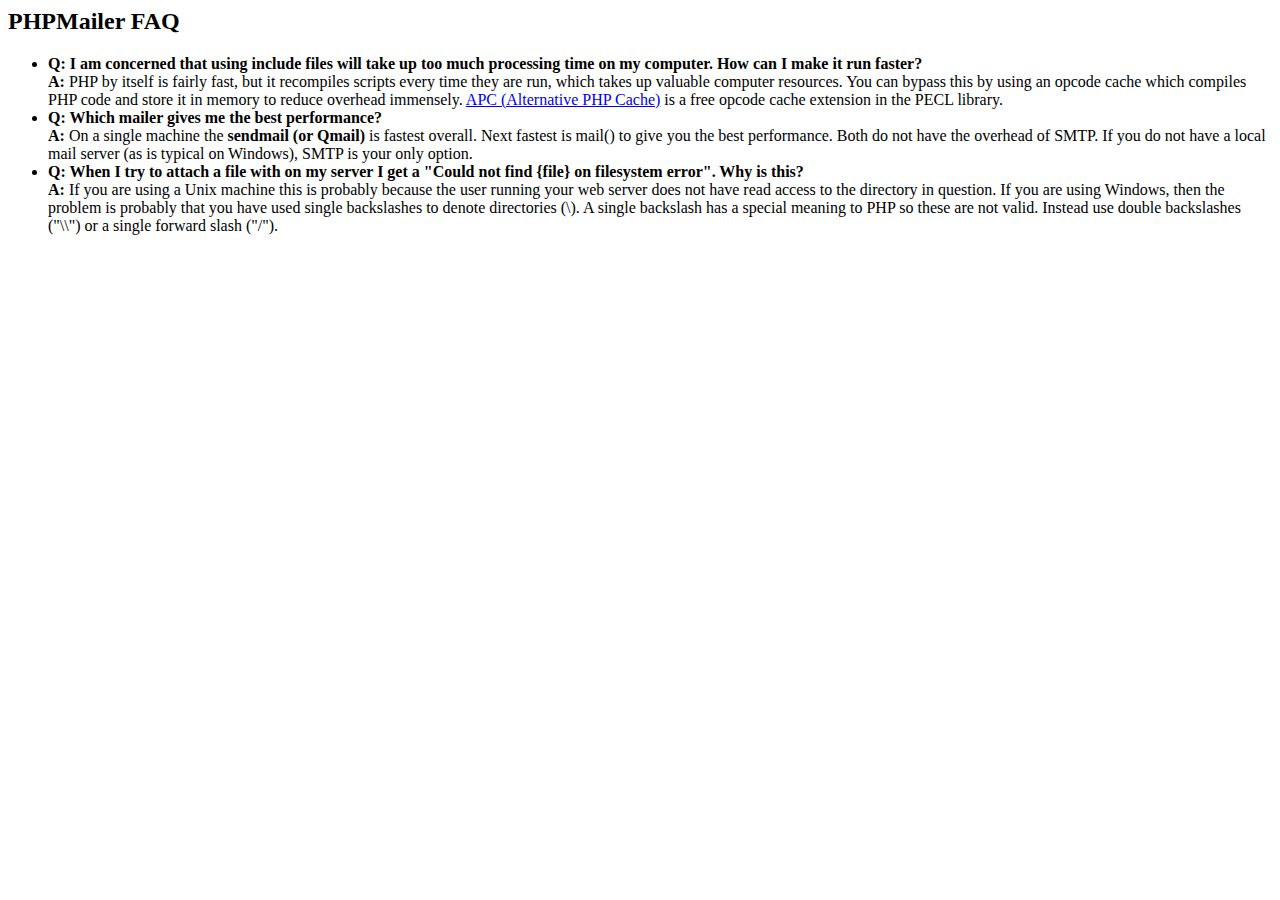
<file: Me/PHPMailer/docs/faq.html>
﻿<html>
<head>
<title>PHPMailer FAQ</title>
</head>
<body>
<h2>PHPMailer FAQ</h2>
<ul>
    <li><strong>Q: I am concerned that using include files will take up too much
    processing time on my computer. How can I make it run faster?</strong><br>
    <strong>A:</strong> PHP by itself is fairly fast, but it recompiles scripts every time they are run, which takes up valuable
    computer resources. You can bypass this by using an opcode cache which compiles
    PHP code and store it in memory to reduce overhead immensely. <a href="http://www.php.net/apc/">APC
    (Alternative PHP Cache)</a> is a free opcode cache extension in the PECL library.</li>
    <li><strong>Q: Which mailer gives me the best performance?</strong><br>
    <strong>A:</strong> On a single machine the <strong>sendmail (or Qmail)</strong> is fastest overall.
    Next fastest is mail() to give you the best performance. Both do not have the overhead of SMTP.
    If you do not have a local mail server (as is typical on Windows), SMTP is your only option.</li>
    <li><strong>Q: When I try to attach a file with on my server I get a
    "Could not find {file} on filesystem error". Why is this?</strong><br>
    <strong>A:</strong> If you are using a Unix machine this is probably because the user
    running your web server does not have read access to the directory in question. If you are using Windows,
    then the problem is probably that you have used single backslashes to denote directories (\).
    A single backslash has a special meaning to PHP so these are not
    valid. Instead use double backslashes ("\\") or a single forward
    slash ("/").</li>
</ul>
</body>
</html>
</file>
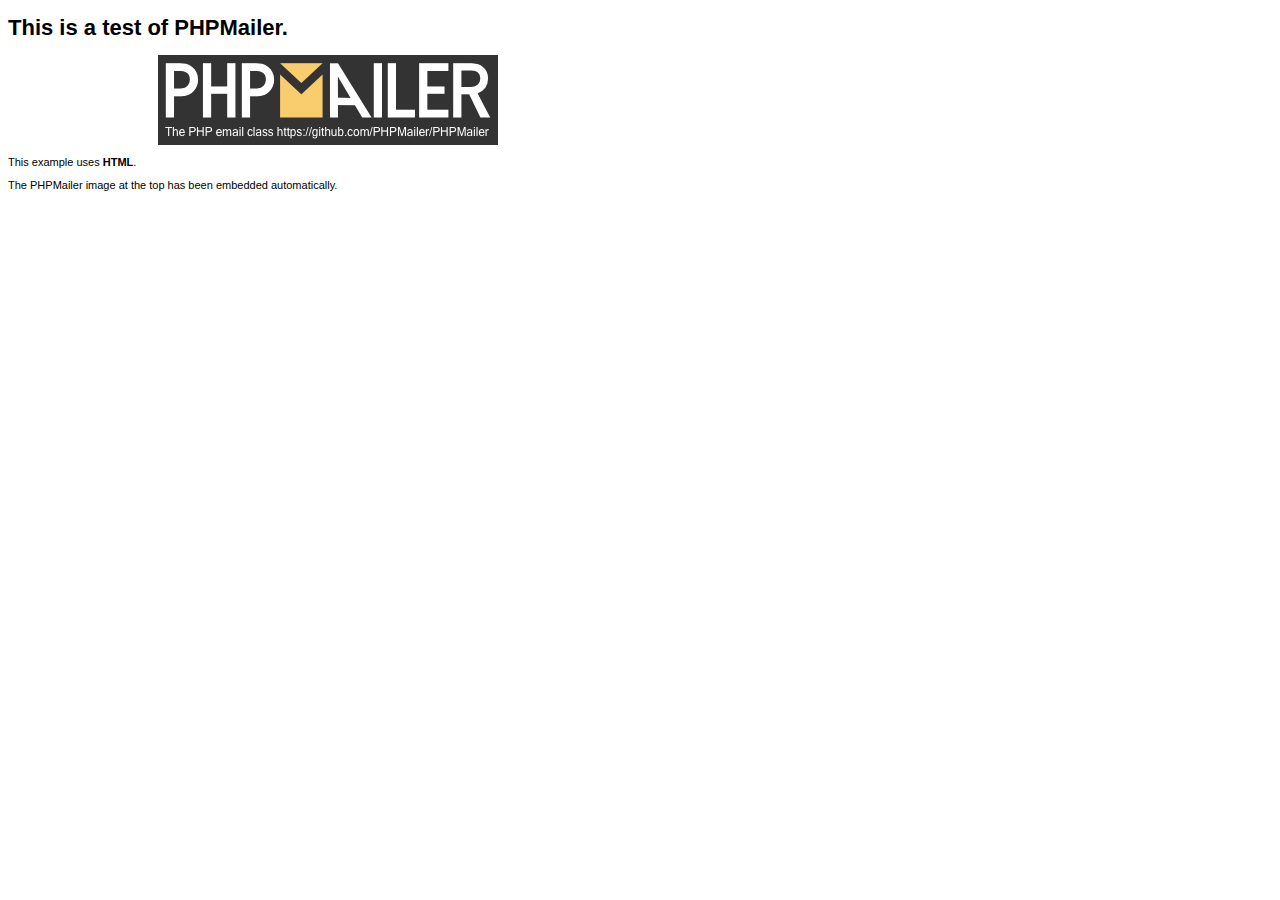
<file: Me/PHPMailer/examples/contents.html>
<!DOCTYPE HTML PUBLIC "-//W3C//DTD HTML 4.01 Transitional//EN" "http://www.w3.org/TR/html4/loose.dtd">
<html>
<head>
  <meta http-equiv="Content-Type" content="text/html; charset=utf-8">
  <title>PHPMailer Test</title>
</head>
<body>
  <div style="width: 640px; font-family: Arial, Helvetica, sans-serif; font-size: 11px;">
    <h1>This is a test of PHPMailer.</h1>
    <div align="center">
      <a href="https://github.com/PHPMailer/PHPMailer/"><img src="images/phpmailer.png" height="90" width="340" alt="PHPMailer rocks"></a>
    </div>
    <p>This example uses <strong>HTML</strong>.</p>
    <p>The PHPMailer image at the top has been embedded automatically.</p>
  </div>
</body>
</html>
</file>
<file: Me/css/style.css>
* {
	margin: 0;
	padding: 0;
	border: 0;
	vertical-align: baseline;
	font-family: 'Raleway', sans-serif;
	letter-spacing: .05em;
	color: #2F274C;
}

/* Classe que estiliza a mensagem de envio do formulário */
.targetmsg {
	position: absolute;
	width: 460px;
	height: 25px;
	text-align: center;
	margin-top: 5px;
}

.msgEnvio {
	font-size: 14px;
	color: #22DD77;
}
/*==========================================================*/

/*HEADER*/
	header {
		position: absolute;
		top: 0;
		width: 100%;
		z-index: 50;
	}
	header img {
			margin-top: 16px;
		}

/*INTRO*/
	.intro-part-1 p {
		margin-top: 15px;
		font-size: 18px;
		color: #2F274C;
		line-height: 30px;
	}

	.intro-part-1 p:nth-child(1) {
		font-size: 28px;
		color: #9273C3;
		font-weight: 700;
		margin-top: 0;
	}

	.intro-part-1 p:nth-child(3) {
		margin-top: 30px;
	}

	.intro-part-1 h1 {
		margin-top: 5px;
		font-size: 28px;
		color: #2F274C;
		font-weight: 700;
	}

	.btn {
		text-decoration: none;
		width: 124px;
		height: 50px;
		border: 1px solid #2F274C;
		display: flex;
		align-items: center;
		justify-content: center;
		font-size: 18px;
		font-weight: normal;
		color: #2F274C;
		margin: 30px 0 0 88px;
		transition: .3s;
	}

	.intro-part-2 div {
		display: inline-block;
	}

	.intro-part-2 .btn {
		margin: 0;
	}

	.intro-part-2 .btn-align {
		width: 288px;
		display: block;
		margin: 0 auto;
	}

	.btn-align div:nth-child(2) {
		margin-left: 30px;
	}

/*PROJECT*/
	.line {
		width: 1399px;
		height: 1px;
		background-color: #EEE9F6;
		margin: 0 auto;
	}

	.btn-projects p {
		color: #ffffff;
		text-align: center;
	}

	.btn-projects p:nth-child(1) {
		margin-bottom: 15px;
		font-size: 20px;
		font-weight: 700;
	}

	.btn-projects p:nth-child(2) {
		font-size: 14px;
		font-weight: 400;
		text-transform: uppercase;
	}

/*FOOTER*/
	.line-title {
		right: 0;
		margin-top: 60px;
		width: 90px;
		border-bottom: 1px solid #2F274C;
		position: absolute;
	}

	.section-title {
		float: right;
		color: #2F274C;
		font-size: 12px;
	}

	.footer {
		width: 100%;
		background-color: #ffffff;
	}

	.footer-wrapper {
		width: 100%;
		position: absolute;	
	}

	footer {
		width: 300px;
		margin: 0 auto;
		text-align: center;
		margin-top: 135px;
	}

	footer p:nth-child(1) {
		color: #2F274C;
		font-size: 28px;
		font-weight: 700;
	}

	footer p:nth-child(2) {
		margin-bottom: 30px;
		margin-top: 30px;
		line-height: 30px;
	}

	form {
		width: 460px;
		margin: 0 auto;	
	}

	form p {
		margin-bottom: 7px;
		font-weight: bold;
		font-size: 14px;
	}

	form input {
		width: 443px;
		height: 50px;
		padding-left: 15px;
	}

	form input:nth-child(2), form input:nth-child(4) {
		margin-bottom: 20px;
	}

	form textarea {
		width: 443px;
		height: 185px;
		padding-top: 15px;
		padding-left: 15px;
	}

	.btn-submit {
		background-color: #9273C2;
		color: #FFFFFF;
		border-color: #9273C2;
		padding: 0;
		margin: 0 auto;
		margin-top: 30px;
	}

	.copy {
		font-size: 16px;
		margin-top: 60px;
		margin-bottom: 60px;
		text-align: center;
	}

@media only screen and (min-width: 641px) {

	.container {
		width: 1170px;
		position: relative;
		margin: 0 auto;
	}

	/*HEADER*/
		header img, header ul {
			display: inline-block;
		}

		header ul li {
			display: inline-block;
			margin-left: 30px;
		}

		header ul {
			float: right;
			margin-top: 21px;
		}

		header ul li a {
			text-decoration: none;
			font-size: 16px;
			color: #2F274C;
		}

	/*INTRO*/
		.intro {
			width: 100%;
			height: 797px;
			background-color: #ffffff;
		}

		.intro-part-1 {
			width: 400px;
			margin-top: 176px;
		}

		.btn:hover {
			border: 1px solid #9273C3;
			color: #9273C3;
			border-radius: 25px;
		}

		.intro-part-1, .intro-part-2 {
			vertical-align: top;
			display: inline-block;
		}

		.intro-part-2 {
			margin-top: 213px;
			margin-left: 272px;
		}

		.intro-part-2 img {
			display: block;
		}

	/*PROJECTS*/
		.projects {
			width: 100%;
			max-height: 650px;
			height: 42.7913vw;
			background-color: #ffffff;
		}

		.line {
			width: 1399px;
		}

		.fluid-align {
			width: 100%;
			height: 100%;
			display: flex;
			align-items: center;
			justify-content: center;
		}

		.fluid-container {
			width: 100%;
			height: 25.9258vw;
			display: flex;
			max-height: 393.81px;
		}

		.extern-wrapper {
			width: 33.3333vw;
			height: 25.9258vw;
			display: inline-block;
			max-height: 393.81px;
			max-width: 506.33px;
		}

		.btn-projects {
			width: 33.3333vw;
			height: 25.9258vw;
			text-decoration: none;
			max-height: 393.81px;
			max-width: 506.33px;
		}

		.shadow {
			width: 33.3333vw;
			height: 25.9258vw;
			background: rgba(0, 0, 0, 0.3);
			position: absolute;
			display: flex;
			align-items: center;
			justify-content: center;
			max-height: 393.81px;
			max-width: 506.33px;
		}

		.fluid-container .extern-wrapper:nth-child(1) {
			background: url("../img/home/projects/img-1.jpg") no-repeat;
			background-position: center;
			background-size: 33.3333vw 25.9258vw;
			transition: .6s;
		}

		.fluid-container .extern-wrapper:nth-child(2) {
			background: url("../img/home/projects/img-2.jpg") no-repeat;
			background-position: center;
			background-size: 33.3333vw 25.9258vw;
			transition: .6s;
		}

		.fluid-container .extern-wrapper:nth-child(3) {
			background: url("../img/home/projects/img-3.jpg") no-repeat;
			background-position: center;
			background-size: 33.3333vw 25.9258vw;
			transition: .6s;
		}

		.fluid-container .extern-wrapper:nth-child(1):hover {
			background-size: 40.3555vw 31.3878vw;
		}

		.fluid-container .extern-wrapper:nth-child(2):hover {
			background-size: 40.3555vw 31.3878vw;
		}

		.fluid-container .extern-wrapper:nth-child(3):hover {
			background-size: 40.3555vw 31.3878vw;
		}

	.btn-submit:hover {
		color: #FFFFFF;
	}
}

@media only screen and (max-width: 640px) {
	.container {
		width: 300px;
		position: relative;
		margin: 0 auto;
	}

        /* Classe que estiliza a mensagem de envio do formulário */
        .targetmsg {
	        width: 300px;
        }
        /*==========================================================*/

	.hide-menu {
		 visibility: hidden;
	}

	/*INTRO*/
		.intro {
			width: 100%;
			height: 1152px;
			background-color: #ffffff;
		}

		.intro-part-1 {
			width: 300px;
			margin-top: 116px;
		}

		.intro-part-2 {
			margin-top: 120px;
		}

		.intro-part-2 img {
			width: 100%;
			text-align: center;
		}

	/*PROJECTS*/
		.projects {
			width: 100%;
			height: 1005px;
			background-color: #ffffff;
		}

		.line {
			width: 300px;
		}

		.fluid-container {
			width: 100%;
			height: 840px;
			margin-top: 105px;
		}

		.extern-wrapper {
			width: 100%;
			height: 280px;
		}

		.btn-projects {
			width: 100%;
			height: 280px;
			text-decoration: none;
		}

		.shadow {
			width: 100%;
			height: 280px;
			background: rgba(0, 0, 0, 0.3);
			display: flex;
			align-items: center;
			justify-content: center;
		}

		.fluid-container .extern-wrapper:nth-child(1) {
			background: url("../img/home/projects/img-1.jpg") no-repeat;
			background-position: center;
			background-size: cover;
		}

		.fluid-container .extern-wrapper:nth-child(2) {
			background: url("../img/home/projects/img-2.jpg") no-repeat;
			background-position: center;
			background-size: cover;
		}

		.fluid-container .extern-wrapper:nth-child(3) {
			background: url("../img/home/projects/img-3.jpg") no-repeat;
			background-position: center;
			background-size: cover;
		}

	/*FOOTER*/
		form {
			width: 300px;
		}

		form input {
			width: 283px;
		}

		form textarea {
			width: 283px;
			height: 185px;
		}
}

.nao-aparece {
	position: absolute;
	visibility: hidden;
	height: 0;
}
</file>
<file: Me/css/style-project.css>
* {
	margin: 0;
	padding: 0;
	border: 0;
	vertical-align: baseline;
	font-family: 'Raleway', sans-serif;
	color: #333333;
	letter-spacing: .05em;
}

/* Classe que estiliza a mensagem de envio do formulário */
.targetmsg {
	position: absolute;
	width: 460px;
	height: 25px;
	text-align: center;
	margin-top: 5px;
}

.msgEnvio {
	font-size: 14px;
	color: #22DD77;
}
/*==========================================================*/

/*HEADER*/
	header {
		position: absolute;
		top: 0;
		width: 100%;
	}

	header img {
		margin-top: 16px;
	}

.intro {
	width: 100%;
	height: 907px;
	background-color: #F4F5FA;
	margin-top: 72px;
	text-align: center;
}

/*PROJECT*/
	.container-2 {
		width: 500px;
		margin: 0 auto;
		text-align: center;
		padding: 120px 0;
	}

	.project h2 {
		font-weight: bold;
		font-size: 24px;
		line-height: 28px;
		text-align: center;
		margin-bottom: 30px;
	}

	.project p {
		font-weight: normal;
		font-size: 18px;
		line-height: 30px;
	}

	.btn-project {
		text-decoration: none;
		width: 124px;
		height: 50px;
		border: 1px solid #333333;
		display: flex;
		align-items: center;
		justify-content: center;
		font-size: 18px;
		font-weight: normal;
		color: #333333;
		margin-top: 30px;
		transition: .3s;
	}

	.center {
		text-align: center;
	    display: inline-block;
	}

	.objective {
		width: 100%;
		background-color: #70C1FE;
	}

	.objective h2, .objective p {
		color: #FFFFFF;
	}

	.roles h2 {
		margin-top: 30px;
		margin-bottom: 15px;
	}

	.typo {
		background-color: #F4F5FA;
	}

	.font-box {
		width: 235px;
		height: 154px;
		border: 1px solid #000000;
		display: flex; /*Atua sobre quem está dentro de font-box*/
		align-items: center;
		justify-content: center;
		display: inline-block; /*Atua na div font-box*/
		margin-top: 60px;
	}

	.font-box-1 {
		margin-right: 21px;
	}

	.font-box-1 p {
		font-family: 'Chela One', cursive;
		font-size: 12px;
		margin: -10px;
	}

	.font-box-1 p:nth-child(1) {
		font-size: 16px;
		margin-bottom: 15px;
		margin-top: 30px;
	}

	.font-box-2 p {
		font-family: 'Montserrat', sans-serif;
		font-size: 10px;
		font-weight: bold;
		margin: -10px;
	}

	.font-box-2 p:nth-child(1) {
		font-size: 14px;
		margin-bottom: 15px;
		margin-top: 30px;
	}

	.colors {
		width: 100%;
		background-color: #333333;
		padding-bottom: 120px;
	}

	.colors h2, .colors p {
		color: #FFFFFF;
	}

	.colors p {
		margin-bottom: 30px;
	}

	.paragraph-space p:nth-child(1) {
		margin-bottom: 15px;
	}

	.colors-box p {
		width: 100px;
		height: 100px;
		display: flex;
		align-items: center;
		justify-content: center;
		font-size: 16px;
		font-weight: bold;
	}

	.colors-box li {
		width: 100px;
		height: 100px;
		display: inline-block;
		margin-top: 30px;
	}

	.colors-box li:nth-child(1) {
		border: 4px solid #70C1FE;
	}

	.colors-box li:nth-child(2) {
		border: 4px solid #9ED3FF;
	}

	.colors-box li:nth-child(3) {
		border: 4px solid #6A3F74;
	}

	.colors-box li:nth-child(4) {
		border: 4px solid #FFD97E;
	}

	.colors-box li:nth-child(5) {
		border: 4px solid #CD7255;
	}

	.colors-box li:nth-child(6) {
		border: 4px solid #FFFFFF;
	}

	.colors .container-2 {
		padding-bottom: 60px;
	}

/*OTHER-PROJECTS*/
	.other-projects {
		width: 100%;
		height: 634px;
		background-color: #F4F5FA;
		margin-top: 105px;
	}

	.projects-wrapper {
		width: 506.33px;
		height: 393.81px;
		padding: 120px 0;
		text-align: center;
		display: inline-block;
	}

	.btn-other-projects p:nth-child(1) {
		color: #ffffff;
		margin-bottom: 15px;
		font-size: 20px;
		font-weight: 700;
	}

	.btn-other-projects p:nth-child(2) {
		color: #ffffff;
		font-size: 14px;
		font-weight: 400;
		text-transform: uppercase;
	}

	.pj {
		display: flex;
		justify-content: center;
		align-items: center;
	}

/*FOOTER*/
	.line-title {
		right: 0;
		margin-top: 60px;
		width: 90px;
		border-bottom: 1px solid #2F274C;
		position: absolute;
	}

	.section-title {
		float: right;
		color: #2F274C;
		font-size: 12px;
	}

	.footer {
		width: 100%;
		background-color: #ffffff;
	}

	.footer-wrapper {
		width: 100%;
		position: absolute;	
	}

	footer {
		width: 300px;
		margin: 0 auto;
		text-align: center;
		margin-top: 135px;
	}

	footer p:nth-child(1) {
		color: #2F274C;
		font-size: 28px;
		font-weight: 700;
	}

	footer p:nth-child(2) {
		margin-bottom: 30px;
		margin-top: 30px;
		line-height: 30px;
	}

	form {
		width: 460px;
		margin: 0 auto;	
	}

	form p {
		margin-bottom: 7px;
		font-weight: bold;
		font-size: 14px;
	}

	form input {
		width: 443px;
		height: 50px;
		padding-left: 15px;
	}

	form input:nth-child(2), form input:nth-child(4) {
		margin-bottom: 20px;
	}

	form textarea {
		width: 443px;
		height: 185px;
		padding-top: 15px;
		padding-left: 15px;
		color: #767676;
	}

	.btn-submit {
		background-color: #9273C2;
		color: #FFFFFF;
		border-color: #9273C2;
		padding: 0;
		margin: 0 auto;
		margin-top: 30px;
	}

	.copy {
		font-size: 16px;
		margin-top: 60px;
		margin-bottom: 60px;
		text-align: center;
	}

@media only screen and (min-width: 641px) {
	
	.container {
		width: 1170px;
		position: relative;
		margin: 0 auto;
	}

	/*HEADER*/
		header img, header ul {
			display: inline-block;
		}

		header ul li {
			display: inline-block;
			margin-left: 30px;
		}

		header ul {
			float: right;
			margin-top: 21px;
		}

		header ul li a {
			text-decoration: none;
			font-size: 16px;
			color: #2F274C;
		}

	/*INTRO*/
		.intro img {
			margin-top: 158px;
		}

	/*PROJECT*/
		.btn-project:hover {
			border-radius: 25px;
		}

		.colors img:nth-child(1) {
			margin-left: 68px;
			margin-right: 30px;
		}

	/*OTHER PROJECTS*/

		.project-margin {
			margin-left: 48px;
			margin-right: 60px;
		}

		.btn-other-projects {
			width: 506.33px;
			height: 393.81px;
			text-decoration: none;
		}

		.pj {
			width: 506.33px;
			height: 393.81px;
		}
}

@media only screen and (max-width: 640px) {

	.container {
		width: 300px;
		position: relative;
		margin: 0 auto;
	}

	/* Classe que estiliza a mensagem de envio do formulário */
        .targetmsg {
	        width: 300px;
        }
        /*==========================================================*/


	.hide-menu {
		visibility: hidden;
	}

	/*INTRO*/
		.intro {
			width: 100%;
			height: 281px;
		}

		.intro img {
			margin-top: 49px;
		}

		.intro-img-mobile {
			width: 300px;
			height: 182.67px;
		}

	/*PROJECT*/
		.container-2 {
			width: 300px;
		}

		.font-box {
			display: block;
			margin: 0 auto;
		}

		.font-box-1 {
			margin-top: 60px;
		}

		.font-box-2 {
			margin-top: 30px;
		}

		.img-colors-mobile img {
			width: 300px;
			height: 225px;
			display: block;
		}

		.colors img:nth-child(1) {
			margin-bottom: 30px;
		}

	/*OTHER PROJECTS*/
		.other-projects {
			margin-top: 165px;
		}

		.projects-wrapper {
			width: 300px;
			height: 233.33px;
			padding: 0;
		}

		.project-margin {
			margin-top: 60px;
			margin-bottom: 30px;
		}

		.btn-other-projects {
			width: 300px;
			height: 233.33px;
			text-decoration: none;
		}

		.pj {
			width: 300px;
			height: 233.33px;
		}

		/*FOOTER*/
			form {
				width: 300px;
			}

			form input {
				width: 283px;
			}

			form textarea {
				width: 283px;
				height: 185px;
			}
}

.nao-aparece {
	position: absolute;
	visibility: hidden;
	height: 0;
}
</file>
<file: Me/css/style-project-1.css>
/*PROJECT*/
	.objective {
		width: 100%;
		background-color: #70C1FE;
	}

	.font-box-1 p {
		font-family: 'Chela One', cursive;
		font-size: 12px;
		margin: -10px;
	}

	.font-box-1 p:nth-child(1) {
		font-size: 16px;
		margin-bottom: 15px;
		margin-top: 30px;
	}
	
	.font-box-2 p {
		font-family: 'Montserrat', sans-serif;
		font-size: 10px;
		font-weight: bold;
		margin: -10px;
	}

	.font-box-2 p:nth-child(1) {
		font-size: 14px;
		margin-bottom: 15px;
		margin-top: 30px;
	}

	.colors-box li:nth-child(1) {
		margin-right: 30px;
	}

	.colors-box li:nth-child(5) {
		margin-right: 30px;
	}

	.elements {
		text-align: center;
		background-color: #F4F5FA;
		padding-bottom: 120px;
	}

	.elements .container-2 {
		padding-bottom: 60px;
	}

	.other-projects {
		margin-top: 105px;
	}

	.other-projects-1 {			
		background: url("../img/other-project-2.jpg") no-repeat;
		background-position: center;
		transition: .6s;
	}

	.other-projects-2 {
		background: url("../img/other-project-3.jpg") no-repeat;
		background-position: center;
		transition: .6s;
	}

@media only screen and (min-width: 641px) {
	.slider-mobile {
		height: 0;
		visibility: hidden;
	}

	.colors-box  li:nth-child(2) {
		margin-right: 30px;
	}

	.colors-box  li:nth-child(4) {
		margin-right: 30px;
	}

	.other-projects-1 {			
		background-size: 506.33px 393.81px;
	}

	.other-projects-2 {
		background-size: 506.33px 393.81px;
	}

	.other-projects-1:hover {
		background-size: 613px 476.78px;
	}

	.other-projects-2:hover {
		background-size: 613px 476.78px;
	}

	/*SLIDER*/

		.wrapper-app, .img-1, .img-2 {
			width: 760px;
			height: 534px;
			background-color: grey;
			margin: 0 auto;
		}

		.img-1 {
			position: absolute;
			background: url("../img/facisa/slider-img-1.jpg");
		}

		.img-2 {
			position: absolute;
			background: url("../img/facisa/slider-img-2.jpg");
			width: 380px;
		}

		.sep {
			width: 2px;
			height: 534px;
			background-color: #FFFFFF;
			position: absolute;
			z-index: 50;
			margin-left: 379px;
		}

		.sep-circle {
			width: 42px;
			height: 42px;
			background-color: #FFFFFF;
			border-radius: 42px;
			position: absolute;
			z-index: 50;
			margin-left: 359px;
			margin-top: 246px;
		}

		.arrows {
			position: absolute;
			top: 15px;
			right: 9px;
		}
}

@media only screen and (max-width: 640px) {
	
	.colors-box li:nth-child(3) {
		margin-right: 30px;
	}

	.slider-desktop {
		height: 0;
		visibility: hidden;
		position: absolute;
	}

	.other-projects-1 {			
		background-size: 300px 233.33px;
	}

	.other-projects-2 {
		background-size: 300px 233.33px;
	}

	/* SLIDER */
		.wrapper-app {
			width: 300px;
			height: 225px;
			margin: 0 auto;
			background-color: grey;
		}

		.img-1 {
			width: 300px;
			height: 225px;
			position: absolute;
			background: url("../img/facisa/slider-img-1.jpg");
			background-size: 300px 225px;
		}

		.img-2 {
			width: 149px;
			height: 225px;
			position: absolute;
			background: url("../img/facisa/slider-img-2.jpg");	
			background-size: 300px 225px;		
		}

		.sep {
			width: 2px;
			height: 225px;
			background-color: #FFFFFF;
			position: absolute;
			z-index: 49;
			margin-left: 149px;
		}

		.sep-circle {
			width: 42px;
			height: 42px;
			background-color: #FFFFFF;
			border-radius: 42px;
			position: absolute;
			z-index: 50;
			margin-left: 129px;
			margin-top: 91.25px;
		}

		.arrows {
			position: absolute;
			top: 15px;
			right: 9px;
		}
}
</file>
<file: Me/css/style-project-2.css>
/*PROJECT*/
	.objective {
		width: 100%;
		background-color: #D1AB67;
	}

	.img-typo {
		margin-top: 60px;
	}

	.font-box-1 p {
		font-family: 'Niconne', cursive;
		font-size: 14px;
		margin: -10px;
	}

	.font-box-1 p:nth-child(1) {
		font-size: 20px;
		margin-bottom: 15px;
		margin-top: 30px;
	}

	.font-box-1 p:nth-child(2) {
		font-size: 10px;
	}
	
	.font-box-2 p {
		font-family: 'Josefin Slab', serif;
		font-size: 12px;
		font-weight: bold;
		margin: -10px;
	}

	.font-box-2 p:nth-child(1) {
		font-size: 16px;
		margin-bottom: 15px;
		margin-top: 30px;
	}

	.font-box-2 p:nth-child(2) {
		font-size: 10px;
	}

	.colors-box li:nth-child(1) {
		border: 4px solid #D1AB67;
		margin-right: 30px;
	}

	.colors-box li:nth-child(2) {
		border: 4px solid #F8F7F5;
	}

	.other-projects {
		margin-top: 105px;
	}

	.other-projects-1 {			
		background: url("../img/other-project-1.jpg") no-repeat;
		background-position: center;
		transition: .6s;
	}

	.other-projects-2 {
		background: url("../img/other-project-3.jpg") no-repeat;
		background-position: center;
		transition: .6s;
	}

@media only screen and (min-width: 641px) {
	.other-projects-1 {			
		background-size: 506.33px 393.81px;
	}

	.other-projects-2 {
		background-size: 506.33px 393.81px;
	}

	.other-projects-1:hover {
		background-size: 613px 476.78px;
	}

	.other-projects-2:hover {
		background-size: 613px 476.78px;
	}
}

@media only screen and (max-width: 640px) {
	.other-projects-1 {			
		background-size: 300px 233.33px;
	}

	.other-projects-2 {
		background-size: 300px 233.33px;
	}
}
</file>
<file: Me/css/style-project-3.css>
/*PROJECT*/
	
	.objective {
		width: 100%;
		background-color: #112F65;
	}

	.font-box-1 p {
		font-family: 'Oswald', sans-serif;
		font-size: 12px;
		margin: -10px;
	}

	.font-box-1 p:nth-child(1) {
		font-size: 18px;
		margin-bottom: 15px;
		margin-top: 30px;
	}
	
	.font-box-2 p {
		font-family: 'Oxygen', sans-serif;
		font-size: 10px;
		font-weight: bold;
		margin: -10px;
	}

	.font-box-2 p:nth-child(1) {
		font-size: 16px;
		margin-bottom: 15px;
		margin-top: 30px;
	}

	.colors-box li {
		display: inline-block;
		margin-top: 30px;
	}

	.colors-box  li:nth-child(1) {
		border: 4px solid #1A3D7C;
		margin-right: 30px;
	}

	.colors-box  li:nth-child(2) {
		border: 4px solid #071939;
	}

	.colors-box  li:nth-child(3) {
		border: 4px solid #224477;
	}

	.colors-box  li:nth-child(4) {
		border: 4px solid #112F65;
	}

	.colors-box  li:nth-child(5) {
		border: 4px solid #050B1B;
		margin-right: 30px;
	}

	.colors-box  li:nth-child(6) {
		border: 4px solid #FFFFFF;
	}
	
	.other-projects {
		margin-top: 105px;
	}

	.other-projects-1 {			
		background: url("../img/other-project-2.jpg") no-repeat;
		background-position: center;
		transition: .6s;
	}

	.other-projects-2 {
		background: url("../img/other-project-1.jpg") no-repeat;
		background-position: center;
		transition: .6s;
	}

@media only screen and (min-width: 641px) {

	.colors-box  li:nth-child(2) {
		margin-right: 30px;
	}

	.colors-box  li:nth-child(4) {
		margin-right: 30px;
	}

	.other-projects-1 {			
		background-size: 506.33px 393.81px;
	}

	.other-projects-2 {
		background-size: 506.33px 393.81px;
	}

	.other-projects-1:hover {
		background-size: 613px 476.78px;
	}

	.other-projects-2:hover {
		background-size: 613px 476.78px;
	}
	
}

@media only screen and (max-width: 640px) {
	.colors-box li:nth-child(3) {
		margin-right: 30px;
	}

	.other-projects-1 {			
		background-size: 300px 233.33px;
	}

	.other-projects-2 {
		background-size: 300px 233.33px;
	}
}
</file>
